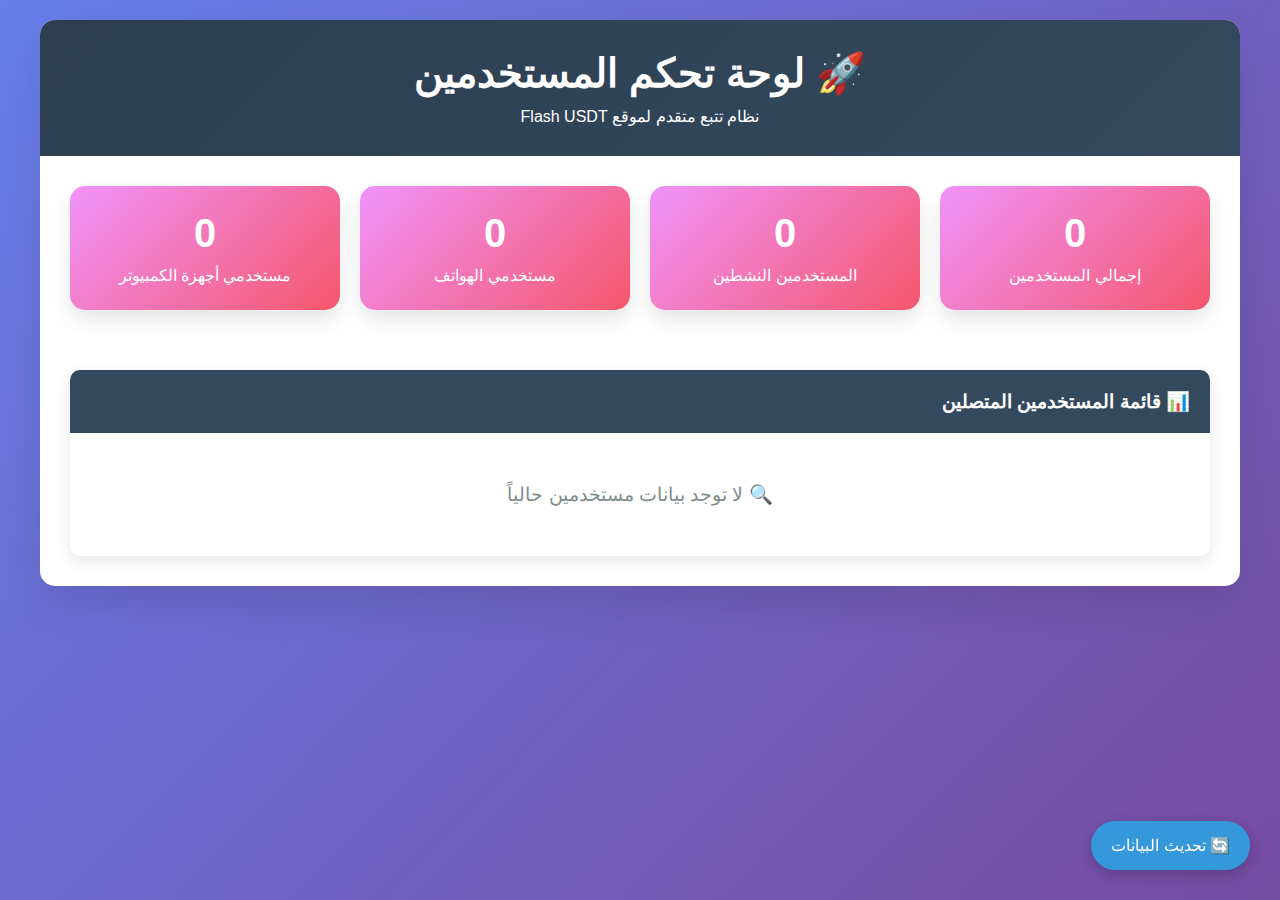
<file: flash/admin-dashboard.html>
<!DOCTYPE html>
<html lang="ar" dir="rtl">
<head>
    <meta charset="UTF-8">
    <meta name="viewport" content="width=device-width, initial-scale=1.0">
    <title>لوحة تحكم المستخدمين - Flash USDT</title>
    <style>
        * {
            margin: 0;
            padding: 0;
            box-sizing: border-box;
        }

        body {
            font-family: 'Segoe UI', Tahoma, Geneva, Verdana, sans-serif;
            background: linear-gradient(135deg, #667eea 0%, #764ba2 100%);
            min-height: 100vh;
            padding: 20px;
        }

        .dashboard {
            max-width: 1200px;
            margin: 0 auto;
            background: white;
            border-radius: 15px;
            box-shadow: 0 20px 40px rgba(0,0,0,0.1);
            overflow: hidden;
        }

        .header {
            background: linear-gradient(135deg, #2c3e50, #34495e);
            color: white;
            padding: 30px;
            text-align: center;
        }

        .header h1 {
            font-size: 2.5em;
            margin-bottom: 10px;
        }

        .stats-grid {
            display: grid;
            grid-template-columns: repeat(auto-fit, minmax(250px, 1fr));
            gap: 20px;
            padding: 30px;
        }

        .stat-card {
            background: linear-gradient(135deg, #f093fb 0%, #f5576c 100%);
            color: white;
            padding: 25px;
            border-radius: 15px;
            text-align: center;
            box-shadow: 0 10px 20px rgba(0,0,0,0.1);
        }

        .stat-card h3 {
            font-size: 2.5em;
            margin-bottom: 10px;
        }

        .users-table {
            margin: 30px;
            background: white;
            border-radius: 10px;
            overflow: hidden;
            box-shadow: 0 5px 15px rgba(0,0,0,0.1);
        }

        .table-header {
            background: #34495e;
            color: white;
            padding: 20px;
            font-size: 1.2em;
            font-weight: bold;
        }

        .user-row {
            display: grid;
            grid-template-columns: 80px 1fr 150px 150px 150px;
            gap: 15px;
            padding: 15px 20px;
            border-bottom: 1px solid #eee;
            align-items: center;
        }

        .user-row:hover {
            background: #f8f9fa;
        }

        .user-number {
            background: #3498db;
            color: white;
            width: 50px;
            height: 50px;
            border-radius: 50%;
            display: flex;
            align-items: center;
            justify-content: center;
            font-weight: bold;
        }

        .device-badge {
            padding: 5px 10px;
            border-radius: 20px;
            font-size: 0.8em;
            font-weight: bold;
        }

        .device-mobile { background: #e74c3c; color: white; }
        .device-tablet { background: #f39c12; color: white; }
        .device-desktop { background: #27ae60; color: white; }

        .refresh-btn {
            position: fixed;
            bottom: 30px;
            right: 30px;
            background: #3498db;
            color: white;
            border: none;
            padding: 15px 20px;
            border-radius: 50px;
            cursor: pointer;
            font-size: 1em;
            box-shadow: 0 5px 15px rgba(0,0,0,0.2);
            transition: all 0.3s ease;
        }

        .refresh-btn:hover {
            transform: translateY(-2px);
            box-shadow: 0 8px 25px rgba(0,0,0,0.3);
        }

        .no-data {
            text-align: center;
            padding: 50px;
            color: #7f8c8d;
            font-size: 1.2em;
        }

        @media (max-width: 768px) {
            .user-row {
                grid-template-columns: 1fr;
                text-align: center;
            }
            
            .stats-grid {
                grid-template-columns: 1fr;
            }
        }
    </style>
</head>
<body>
    <div class="dashboard">
        <div class="header">
            <h1>🚀 لوحة تحكم المستخدمين</h1>
            <p>نظام تتبع متقدم لموقع Flash USDT</p>
        </div>

        <div class="stats-grid">
            <div class="stat-card">
                <h3 id="totalUsers">0</h3>
                <p>إجمالي المستخدمين</p>
            </div>
            <div class="stat-card">
                <h3 id="onlineUsers">0</h3>
                <p>المستخدمين النشطين</p>
            </div>
            <div class="stat-card">
                <h3 id="mobileUsers">0</h3>
                <p>مستخدمي الهواتف</p>
            </div>
            <div class="stat-card">
                <h3 id="desktopUsers">0</h3>
                <p>مستخدمي أجهزة الكمبيوتر</p>
            </div>
        </div>

        <div class="users-table">
            <div class="table-header">
                📊 قائمة المستخدمين المتصلين
            </div>
            <div id="usersContainer">
                <div class="no-data">
                    🔍 لا توجد بيانات مستخدمين حالياً
                </div>
            </div>
        </div>
    </div>

    <button class="refresh-btn" onclick="loadUserData()">
        🔄 تحديث البيانات
    </button>

    <script>
        // تحميل بيانات المستخدمين
        function loadUserData() {
            try {
                const data = JSON.parse(localStorage.getItem('flash_user_tracking') || '{"users": {}, "lastUserNumber": 0}');
                const users = Object.values(data.users);
                
                updateStats(users);
                displayUsers(users);
            } catch (error) {
                console.error('خطأ في تحميل البيانات:', error);
            }
        }

        // تحديث الإحصائيات
        function updateStats(users) {
            const totalUsers = users.length;
            const mobileUsers = users.filter(u => u.device && u.device.type === 'Mobile').length;
            const desktopUsers = users.filter(u => u.device && u.device.type === 'Desktop').length;
            const recentUsers = users.filter(u => {
                const lastVisit = new Date(u.lastVisit || u.timestamp);
                const now = new Date();
                return (now - lastVisit) < 30 * 60 * 1000; // آخر 30 دقيقة
            }).length;

            document.getElementById('totalUsers').textContent = totalUsers;
            document.getElementById('onlineUsers').textContent = recentUsers;
            document.getElementById('mobileUsers').textContent = mobileUsers;
            document.getElementById('desktopUsers').textContent = desktopUsers;
        }

        // عرض المستخدمين
        function displayUsers(users) {
            const container = document.getElementById('usersContainer');
            
            if (users.length === 0) {
                container.innerHTML = '<div class="no-data">🔍 لا توجد بيانات مستخدمين حالياً</div>';
                return;
            }

            // ترتيب المستخدمين حسب آخر زيارة
            users.sort((a, b) => new Date(b.lastVisit || b.timestamp) - new Date(a.lastVisit || a.timestamp));

            const usersHTML = users.map(user => {
                const deviceType = user.device ? user.device.type : 'غير محدد';
                const deviceClass = `device-${deviceType.toLowerCase()}`;
                const browserName = user.browser ? user.browser.name : 'غير محدد';
                const osName = user.os ? user.os.name : 'غير محدد';
                const visitCount = user.visitCount || 1;
                const lastVisit = new Date(user.lastVisit || user.timestamp).toLocaleString('ar-SA');

                return `
                    <div class="user-row">
                        <div class="user-number">${user.userNumber}</div>
                        <div>
                            <strong>🆔 ${user.fingerprint}</strong><br>
                            <small>📱 ${user.device ? user.device.brand + ' ' + user.device.model : 'غير محدد'}</small><br>
                            <small>🌐 ${browserName} على ${osName}</small>
                        </div>
                        <div class="device-badge ${deviceClass}">
                            ${deviceType}
                        </div>
                        <div>
                            <strong>${visitCount}</strong><br>
                            <small>زيارة</small>
                        </div>
                        <div>
                            <small>${lastVisit}</small>
                        </div>
                    </div>
                `;
            }).join('');

            container.innerHTML = usersHTML;
        }

        // تحديث تلقائي كل 30 ثانية
        setInterval(loadUserData, 30000);

        // تحميل البيانات عند بدء التشغيل
        document.addEventListener('DOMContentLoaded', loadUserData);
    </script>
</body>
</html>
</file>
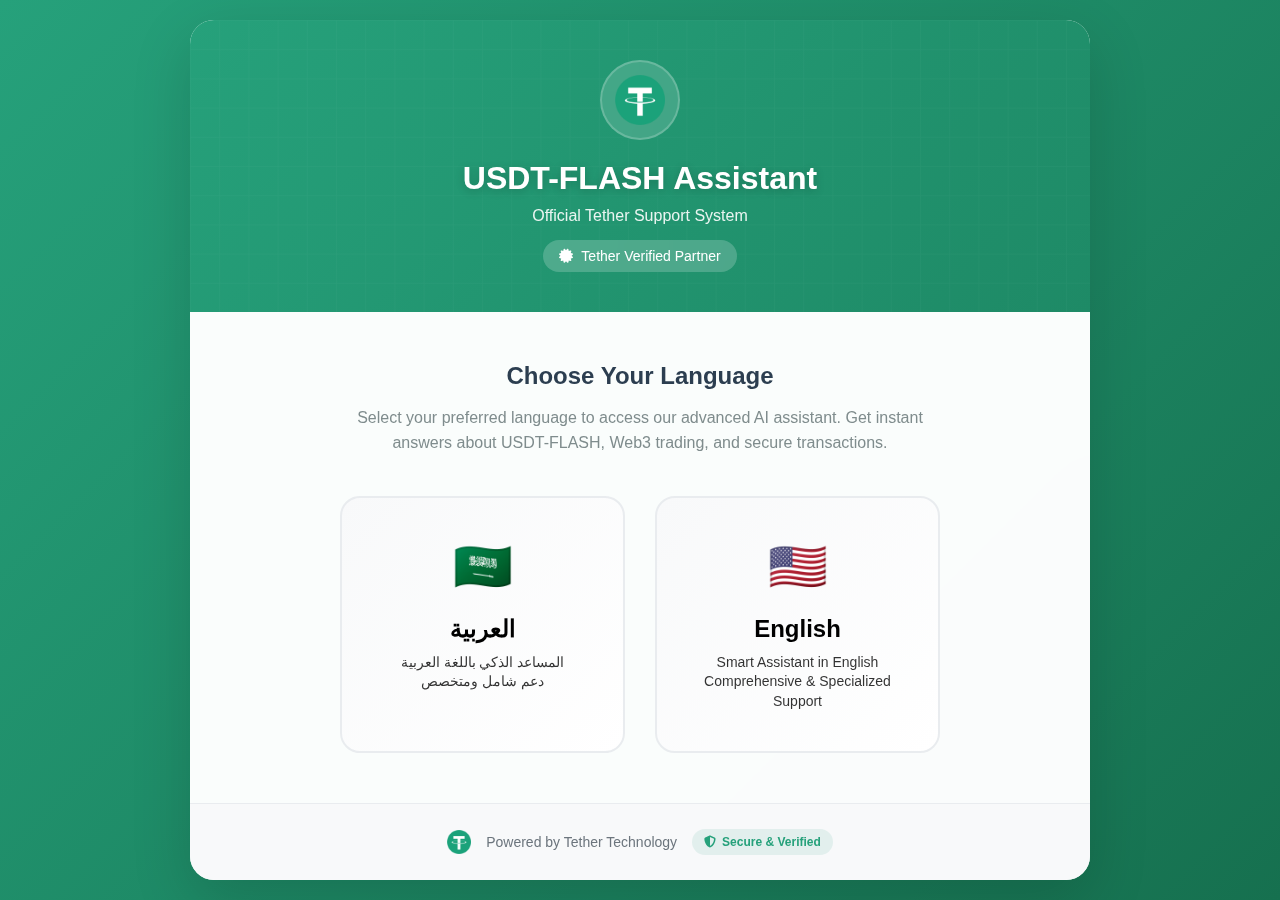
<file: flash/assistant-selector.html>
<!DOCTYPE html>
<html lang="en">
<head>
    <meta charset="UTF-8">
    <meta name="viewport" content="width=device-width, initial-scale=1.0, maximum-scale=1.0, user-scalable=no">
    <title>USDT-FLASH Assistant | Tether Official</title>
    <link rel="icon" type="image/png" href="img/usdt_cryptocurrencies_icon_188337.png">
    <link rel="stylesheet" href="https://cdnjs.cloudflare.com/ajax/libs/font-awesome/6.4.0/css/all.min.css">
    <style>
        * {
            margin: 0;
            padding: 0;
            box-sizing: border-box;
        }

        body {
            font-family: -apple-system, BlinkMacSystemFont, 'Segoe UI', Roboto, sans-serif;
            background: linear-gradient(135deg, #26a17b 0%, #1e8a66 50%, #16704f 100%);
            min-height: 100vh;
            display: flex;
            align-items: center;
            justify-content: center;
            overflow-x: hidden;
        }

        .container {
            max-width: 900px;
            width: 90%;
            background: rgba(255, 255, 255, 0.98);
            border-radius: 24px;
            box-shadow: 0 20px 60px rgba(0, 0, 0, 0.15);
            backdrop-filter: blur(20px);
            overflow: hidden;
            position: relative;
        }

        .header {
            background: linear-gradient(135deg, #26a17b 0%, #1e8a66 100%);
            padding: 40px 30px;
            text-align: center;
            color: white;
            position: relative;
        }

        .header::before {
            content: '';
            position: absolute;
            top: 0;
            left: 0;
            right: 0;
            bottom: 0;
            background: url('data:image/svg+xml,<svg xmlns="http://www.w3.org/2000/svg" viewBox="0 0 100 100"><defs><pattern id="grid" width="10" height="10" patternUnits="userSpaceOnUse"><path d="M 10 0 L 0 0 0 10" fill="none" stroke="rgba(255,255,255,0.1)" stroke-width="0.5"/></pattern></defs><rect width="100" height="100" fill="url(%23grid)"/></svg>');
            opacity: 0.3;
        }

        .logo-section {
            position: relative;
            z-index: 2;
        }

        .tether-logo {
            width: 80px;
            height: 80px;
            margin: 0 auto 20px;
            background: rgba(255, 255, 255, 0.15);
            border-radius: 50%;
            display: flex;
            align-items: center;
            justify-content: center;
            backdrop-filter: blur(10px);
            border: 2px solid rgba(255, 255, 255, 0.2);
        }

        .tether-logo img {
            width: 50px;
            height: 50px;
        }

        .header h1 {
            font-size: 32px;
            font-weight: 700;
            margin-bottom: 10px;
            text-shadow: 0 2px 10px rgba(0, 0, 0, 0.2);
        }

        .header .subtitle {
            font-size: 16px;
            opacity: 0.9;
            font-weight: 400;
        }

        .official-badge {
            display: inline-flex;
            align-items: center;
            gap: 8px;
            background: rgba(255, 255, 255, 0.2);
            padding: 8px 16px;
            border-radius: 20px;
            font-size: 14px;
            margin-top: 15px;
            backdrop-filter: blur(10px);
        }

        .content {
            padding: 50px 30px;
            text-align: center;
        }

        .welcome-text {
            font-size: 24px;
            color: #2c3e50;
            margin-bottom: 15px;
            font-weight: 600;
        }

        .description {
            font-size: 16px;
            color: #7f8c8d;
            margin-bottom: 40px;
            line-height: 1.6;
            max-width: 600px;
            margin-left: auto;
            margin-right: auto;
        }

        .language-selector {
            display: grid;
            grid-template-columns: 1fr 1fr;
            gap: 30px;
            max-width: 600px;
            margin: 0 auto;
        }

        .language-card {
            background: linear-gradient(135deg, #f8f9fa 0%, #ffffff 100%);
            border: 2px solid #e9ecef;
            border-radius: 20px;
            padding: 40px 30px;
            cursor: pointer;
            transition: all 0.3s cubic-bezier(0.4, 0, 0.2, 1);
            text-decoration: none;
            color: inherit;
            position: relative;
            overflow: hidden;
        }

        .language-card::before {
            content: '';
            position: absolute;
            top: 0;
            left: -100%;
            width: 100%;
            height: 100%;
            background: linear-gradient(90deg, transparent, rgba(38, 161, 123, 0.1), transparent);
            transition: left 0.5s;
        }

        .language-card:hover::before {
            left: 100%;
        }

        .language-card:hover {
            transform: translateY(-8px);
            box-shadow: 0 15px 40px rgba(38, 161, 123, 0.2);
            border-color: #26a17b;
        }

        .language-card.arabic:hover {
            background: linear-gradient(135deg, #26a17b 0%, #1e8a66 100%);
            color: white;
        }

        .language-card.english:hover {
            background: linear-gradient(135deg, #26a17b 0%, #1e8a66 100%);
            color: white;
        }

        .flag-icon {
            font-size: 48px;
            margin-bottom: 20px;
            display: block;
        }

        .language-name {
            font-size: 24px;
            font-weight: 700;
            margin-bottom: 10px;
        }

        .language-desc {
            font-size: 14px;
            opacity: 0.8;
            line-height: 1.4;
        }

        .footer {
            background: #f8f9fa;
            padding: 25px 30px;
            text-align: center;
            border-top: 1px solid #e9ecef;
        }

        .footer-content {
            display: flex;
            align-items: center;
            justify-content: center;
            gap: 15px;
            color: #6c757d;
            font-size: 14px;
        }

        .footer img {
            width: 24px;
            height: 24px;
        }

        .security-badge {
            display: inline-flex;
            align-items: center;
            gap: 6px;
            background: rgba(38, 161, 123, 0.1);
            color: #26a17b;
            padding: 6px 12px;
            border-radius: 15px;
            font-size: 12px;
            font-weight: 600;
        }

        /* Mobile Responsive */
        @media (max-width: 768px) {
            .container {
                width: 95%;
                margin: 20px auto;
            }

            .header {
                padding: 30px 20px;
            }

            .header h1 {
                font-size: 26px;
            }

            .content {
                padding: 40px 20px;
            }

            .welcome-text {
                font-size: 20px;
            }

            .language-selector {
                grid-template-columns: 1fr;
                gap: 20px;
            }

            .language-card {
                padding: 30px 20px;
            }

            .flag-icon {
                font-size: 40px;
            }

            .language-name {
                font-size: 20px;
            }

            .footer {
                padding: 20px;
            }

            .footer-content {
                flex-direction: column;
                gap: 10px;
            }
        }

        /* Animations */
        @keyframes fadeInUp {
            from {
                opacity: 0;
                transform: translateY(30px);
            }
            to {
                opacity: 1;
                transform: translateY(0);
            }
        }

        .container {
            animation: fadeInUp 0.8s ease-out;
        }

        .language-card {
            animation: fadeInUp 0.8s ease-out;
        }

        .language-card:nth-child(2) {
            animation-delay: 0.1s;
        }
    </style>
</head>
<body>
    <div class="container">
        <div class="header">
            <div class="logo-section">
                <div class="tether-logo">
                    <img src="img/usdt_cryptocurrencies_icon_188337.png" alt="Tether USDT">
                </div>
                <h1>USDT-FLASH Assistant</h1>
                <p class="subtitle">Official Tether Support System</p>
                <div class="official-badge">
                    <i class="fas fa-certificate"></i>
                    <span>Tether Verified Partner</span>
                </div>
            </div>
        </div>

        <div class="content">
            <h2 class="welcome-text">Choose Your Language</h2>
            <p class="description">
                Select your preferred language to access our advanced AI assistant. 
                Get instant answers about USDT-FLASH, Web3 trading, and secure transactions.
            </p>

            <div class="language-selector">
                <a href="test-assistant.html" class="language-card arabic">
                    <span class="flag-icon">🇸🇦</span>
                    <div class="language-name">العربية</div>
                    <div class="language-desc">المساعد الذكي باللغة العربية<br>دعم شامل ومتخصص</div>
                </a>

                <a href="test-assistant-en.html" class="language-card english">
                    <span class="flag-icon">🇺🇸</span>
                    <div class="language-name">English</div>
                    <div class="language-desc">Smart Assistant in English<br>Comprehensive & Specialized Support</div>
                </a>
            </div>
        </div>

        <div class="footer">
            <div class="footer-content">
                <img src="img/usdt_cryptocurrencies_icon_188337.png" alt="USDT">
                <span>Powered by Tether Technology</span>
                <div class="security-badge">
                    <i class="fas fa-shield-alt"></i>
                    <span>Secure & Verified</span>
                </div>
            </div>
        </div>
    </div>
</body>
</html>
</file>
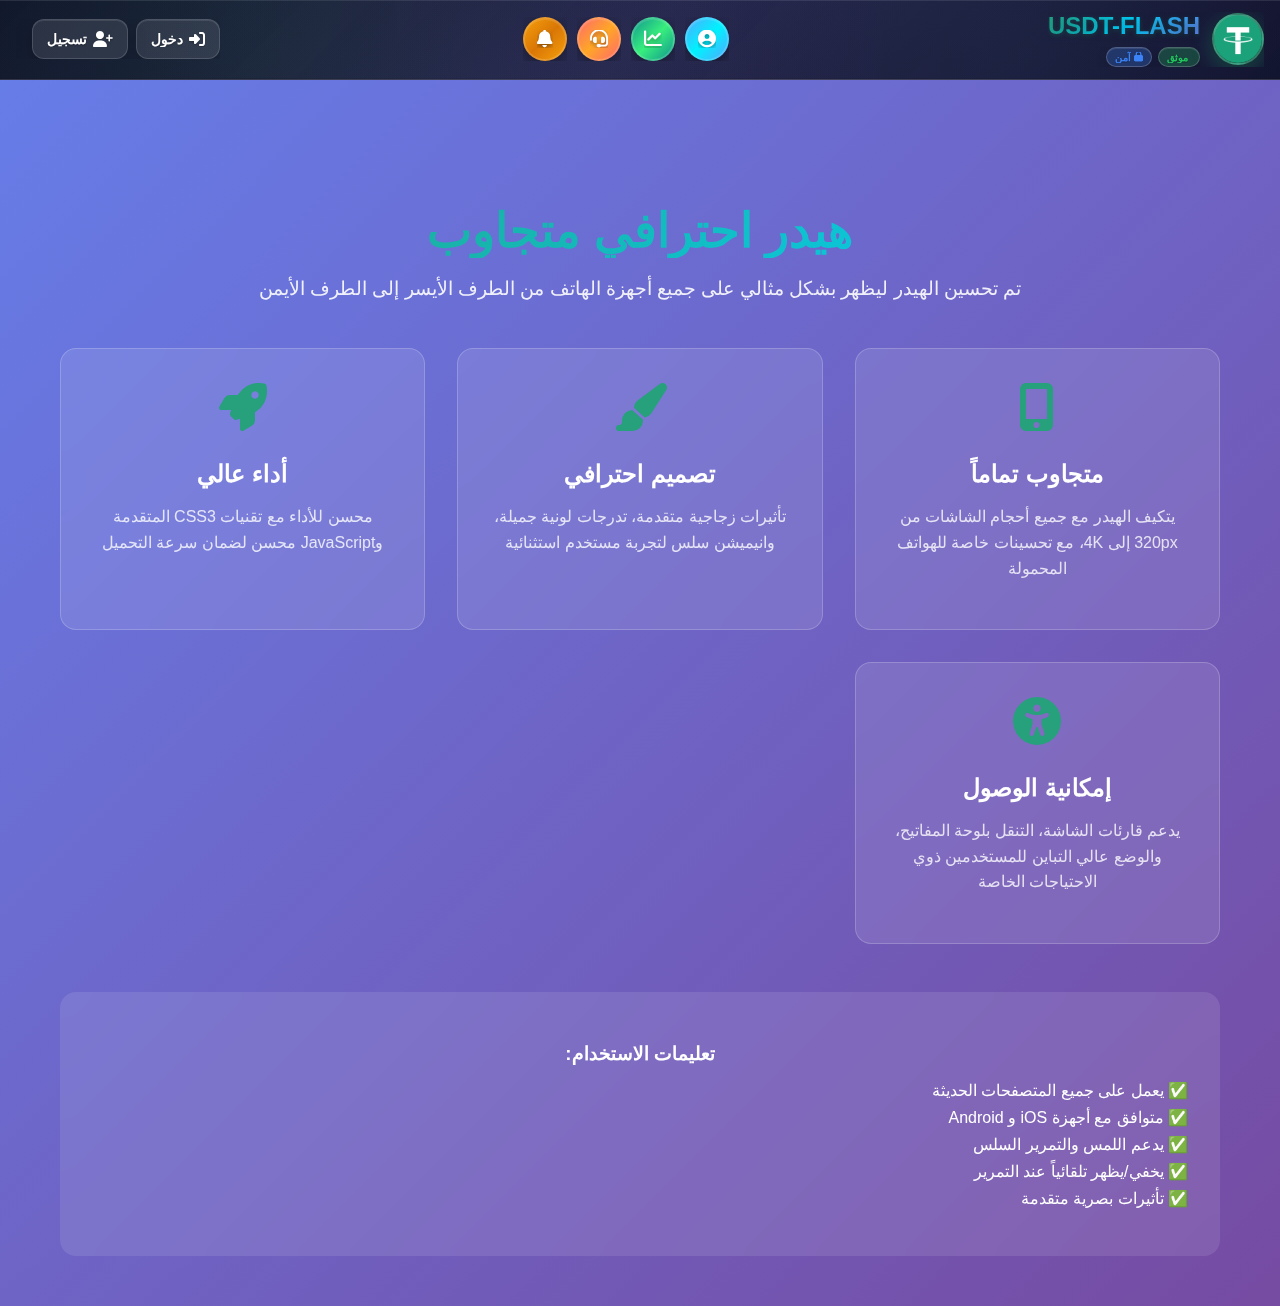
<file: flash/header-demo.html>
<!DOCTYPE html>
<html lang="ar" dir="rtl">
<head>
    <meta charset="UTF-8">
    <meta name="viewport" content="width=device-width, initial-scale=1.0">
    <title>USDT-FLASH - Professional Header Demo</title>
    <link rel="icon" type="image/png" href="img/usdt_cryptocurrencies_icon_188337.png">
    
    <!-- Font Awesome -->
    <link rel="stylesheet" href="https://cdnjs.cloudflare.com/ajax/libs/font-awesome/6.4.0/css/all.min.css">
    
    <!-- Professional Mobile Header CSS -->
    <link rel="stylesheet" href="css/professional-mobile-header.css">
    <link rel="stylesheet" href="css/header-final-enhancements.css">
    <link rel="stylesheet" href="css/header-tailwind-override.css">
    
    <style>
        /* Additional demo styles */
        body {
            margin: 0;
            padding: 0;
            font-family: 'Segoe UI', Tahoma, Geneva, Verdana, sans-serif;
            background: linear-gradient(135deg, #667eea 0%, #764ba2 100%);
            min-height: 100vh;
            color: white;
        }
        
        .demo-content {
            padding: 100px 20px 50px;
            text-align: center;
            max-width: 1200px;
            margin: 0 auto;
        }
        
        .demo-title {
            font-size: 3rem;
            font-weight: 900;
            margin-bottom: 1rem;
            background: linear-gradient(135deg, #26a17b, #00d4ff);
            -webkit-background-clip: text;
            -webkit-text-fill-color: transparent;
            background-clip: text;
        }
        
        .demo-subtitle {
            font-size: 1.2rem;
            opacity: 0.9;
            margin-bottom: 2rem;
        }
        
        .features-grid {
            display: grid;
            grid-template-columns: repeat(auto-fit, minmax(300px, 1fr));
            gap: 2rem;
            margin-top: 3rem;
        }
        
        .feature-card {
            background: rgba(255, 255, 255, 0.1);
            backdrop-filter: blur(10px);
            border-radius: 16px;
            padding: 2rem;
            border: 1px solid rgba(255, 255, 255, 0.2);
            transition: transform 0.3s ease;
        }
        
        .feature-card:hover {
            transform: translateY(-5px);
        }
        
        .feature-icon {
            font-size: 3rem;
            margin-bottom: 1rem;
            color: #26a17b;
        }
        
        .feature-title {
            font-size: 1.5rem;
            font-weight: 700;
            margin-bottom: 1rem;
        }
        
        .feature-description {
            opacity: 0.8;
            line-height: 1.6;
        }
        
        @media (max-width: 768px) {
            .demo-title {
                font-size: 2rem;
            }
            
            .demo-content {
                padding: 80px 15px 30px;
            }
            
            .features-grid {
                grid-template-columns: 1fr;
                gap: 1.5rem;
            }
        }
    </style>
</head>
<body>
    <!-- Ultra Professional Header -->
    <header class="ultra-header">
        <div class="header-glass">
            <div class="header-container">
                <!-- Logo Section -->
                <div class="flex items-center space-x-4">
                    <div class="relative logo-wrapper">
                        <img src="img/usdt_cryptocurrencies_icon_188337.png" alt="USDT-FLASH Logo" class="logo-img">
                    </div>
                    <div>
                        <h1 class="logo-title">USDT-FLASH</h1>
                        <div class="logo-badges">
                            <span class="ultra-badge verified">
                                <i class="fas fa-shield-check"></i>
                                <span>موثق</span>
                            </span>
                            <span class="ultra-badge secure">
                                <i class="fas fa-lock"></i>
                                <span>آمن</span>
                            </span>
                        </div>
                    </div>
                </div>
                
                <!-- Professional Navigation Icons -->
                <div class="nav-icons-section">
                    <div class="pro-nav-icon" onclick="alert('الملف الشخصي')">
                        <div class="icon-wrapper profile-icon">
                            <i class="fas fa-user-circle"></i>
                        </div>
                    </div>
                    
                    <div class="pro-nav-icon" onclick="alert('المعاملات المباشرة')">
                        <div class="icon-wrapper live-icon">
                            <i class="fas fa-chart-line"></i>
                        </div>
                    </div>
                    
                    <div class="pro-nav-icon" onclick="alert('الدعم الفني')">
                        <div class="icon-wrapper support-icon">
                            <i class="fas fa-headset"></i>
                        </div>
                    </div>
                    
                    <div class="pro-nav-icon" onclick="alert('الإشعارات')">
                        <div class="icon-wrapper notifications-icon">
                            <i class="fas fa-bell"></i>
                        </div>
                    </div>
                </div>
                
                <!-- Auth Section -->
                <div class="flex items-center space-x-4">
                    <a href="#" onclick="alert('تسجيل الدخول')" class="auth-btn login-btn">
                        <i class="fas fa-sign-in-alt"></i>
                        <span>دخول</span>
                    </a>
                    <a href="#" onclick="alert('إنشاء حساب')" class="auth-btn register-btn">
                        <i class="fas fa-user-plus"></i>
                        <span>تسجيل</span>
                    </a>
                </div>
            </div>
        </div>
    </header>

    <!-- Demo Content -->
    <main class="demo-content">
        <h1 class="demo-title">هيدر احترافي متجاوب</h1>
        <p class="demo-subtitle">
            تم تحسين الهيدر ليظهر بشكل مثالي على جميع أجهزة الهاتف من الطرف الأيسر إلى الطرف الأيمن
        </p>
        
        <div class="features-grid">
            <div class="feature-card">
                <div class="feature-icon">
                    <i class="fas fa-mobile-alt"></i>
                </div>
                <h3 class="feature-title">متجاوب تماماً</h3>
                <p class="feature-description">
                    يتكيف الهيدر مع جميع أحجام الشاشات من 320px إلى 4K، مع تحسينات خاصة للهواتف المحمولة
                </p>
            </div>
            
            <div class="feature-card">
                <div class="feature-icon">
                    <i class="fas fa-paint-brush"></i>
                </div>
                <h3 class="feature-title">تصميم احترافي</h3>
                <p class="feature-description">
                    تأثيرات زجاجية متقدمة، تدرجات لونية جميلة، وانيميشن سلس لتجربة مستخدم استثنائية
                </p>
            </div>
            
            <div class="feature-card">
                <div class="feature-icon">
                    <i class="fas fa-rocket"></i>
                </div>
                <h3 class="feature-title">أداء عالي</h3>
                <p class="feature-description">
                    محسن للأداء مع تقنيات CSS3 المتقدمة وJavaScript محسن لضمان سرعة التحميل
                </p>
            </div>
            
            <div class="feature-card">
                <div class="feature-icon">
                    <i class="fas fa-universal-access"></i>
                </div>
                <h3 class="feature-title">إمكانية الوصول</h3>
                <p class="feature-description">
                    يدعم قارئات الشاشة، التنقل بلوحة المفاتيح، والوضع عالي التباين للمستخدمين ذوي الاحتياجات الخاصة
                </p>
            </div>
        </div>
        
        <div style="margin-top: 3rem; padding: 2rem; background: rgba(255, 255, 255, 0.1); border-radius: 16px; backdrop-filter: blur(10px);">
            <h3 style="margin-bottom: 1rem;">تعليمات الاستخدام:</h3>
            <ul style="text-align: right; list-style: none; padding: 0;">
                <li style="margin-bottom: 0.5rem;">✅ يعمل على جميع المتصفحات الحديثة</li>
                <li style="margin-bottom: 0.5rem;">✅ متوافق مع أجهزة iOS و Android</li>
                <li style="margin-bottom: 0.5rem;">✅ يدعم اللمس والتمرير السلس</li>
                <li style="margin-bottom: 0.5rem;">✅ يخفي/يظهر تلقائياً عند التمرير</li>
                <li style="margin-bottom: 0.5rem;">✅ تأثيرات بصرية متقدمة</li>
            </ul>
        </div>
    </main>

    <!-- Professional Mobile Header JavaScript -->
    <script src="js/professional-mobile-header.js"></script>
    
    <script>
        // Demo functionality
        document.addEventListener('DOMContentLoaded', function() {
            console.log('Professional Mobile Header Demo loaded successfully');
            
            // Add some demo interactions
            const icons = document.querySelectorAll('.pro-nav-icon');
            icons.forEach((icon, index) => {
                icon.addEventListener('click', function() {
                    this.style.transform = 'scale(0.95)';
                    setTimeout(() => {
                        this.style.transform = '';
                    }, 150);
                });
            });
            
            // Simulate scroll behavior for demo
            let lastScrollY = window.scrollY;
            window.addEventListener('scroll', () => {
                const header = document.querySelector('.ultra-header');
                const currentScrollY = window.scrollY;
                
                if (currentScrollY > lastScrollY && currentScrollY > 100) {
                    header.style.transform = 'translateY(-100%)';
                } else {
                    header.style.transform = 'translateY(0)';
                }
                
                lastScrollY = currentScrollY;
            });
        });
    </script>
</body>
</html>
</file>
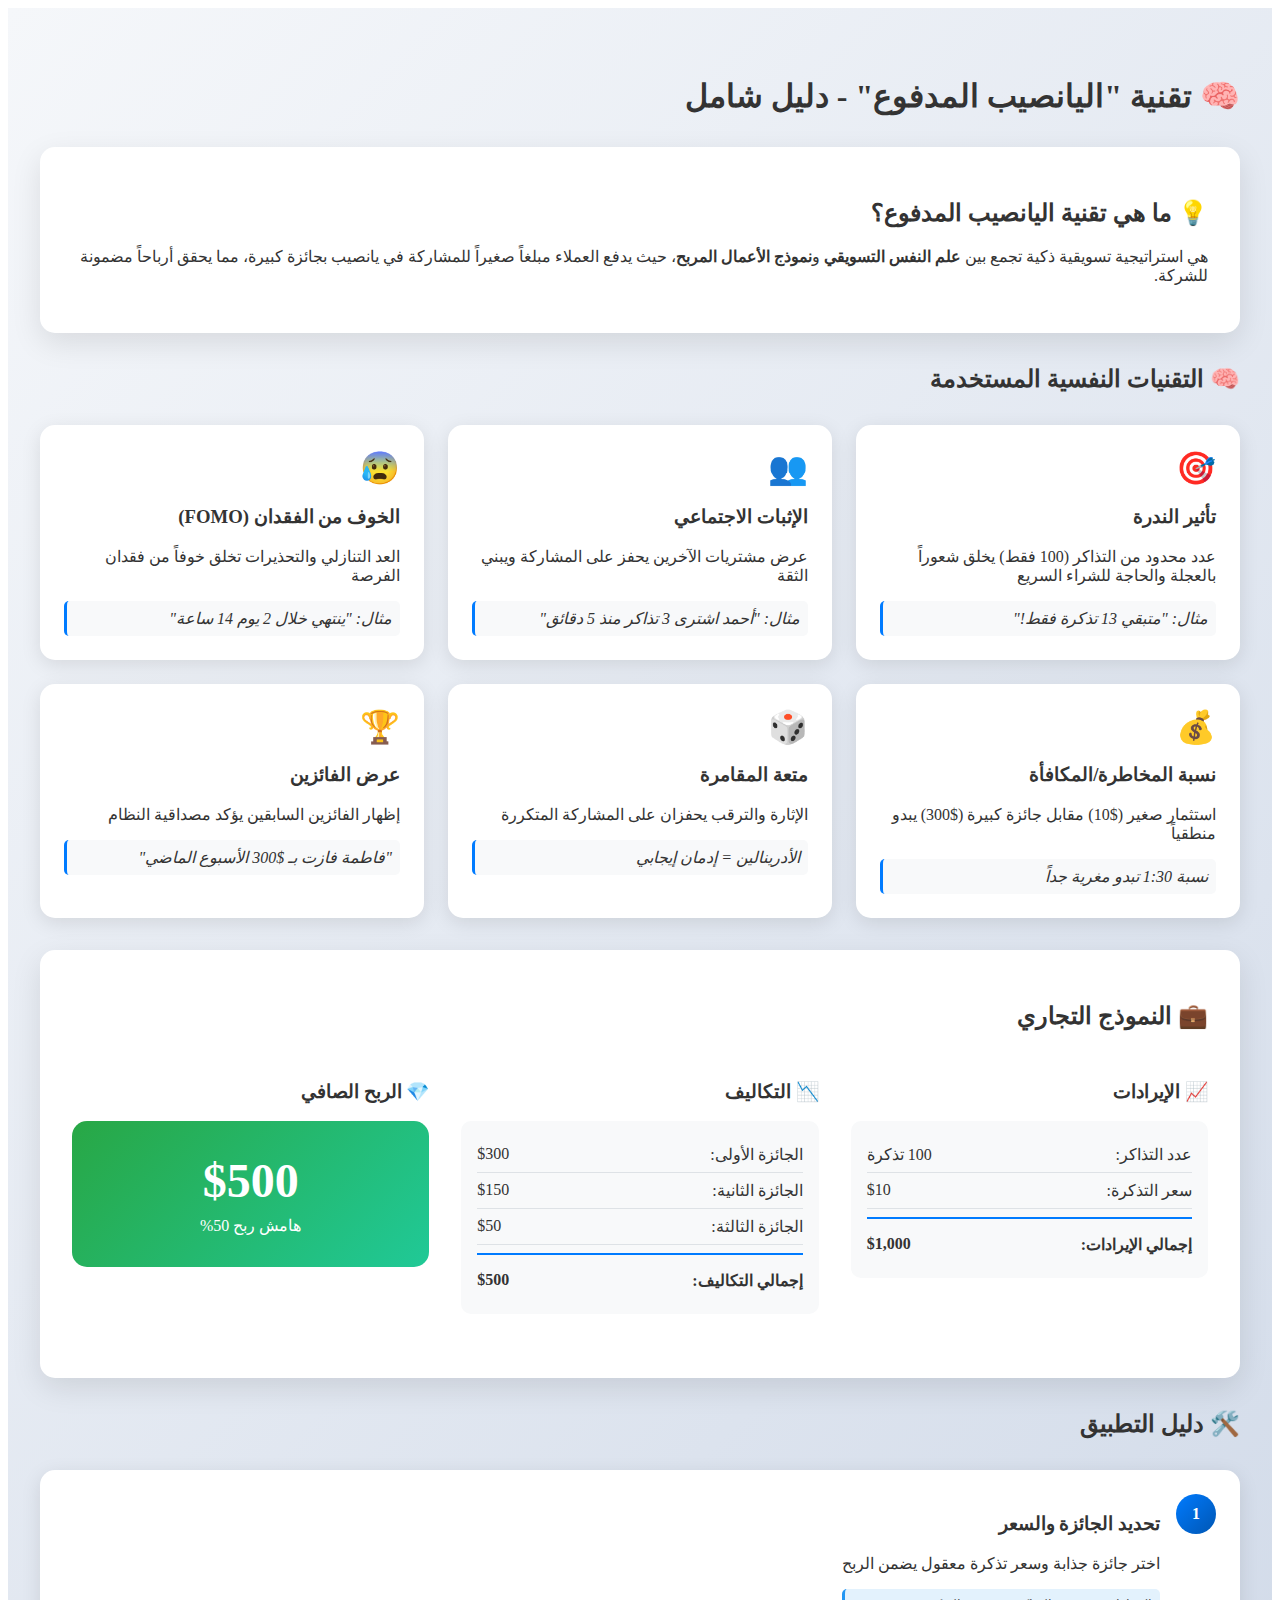
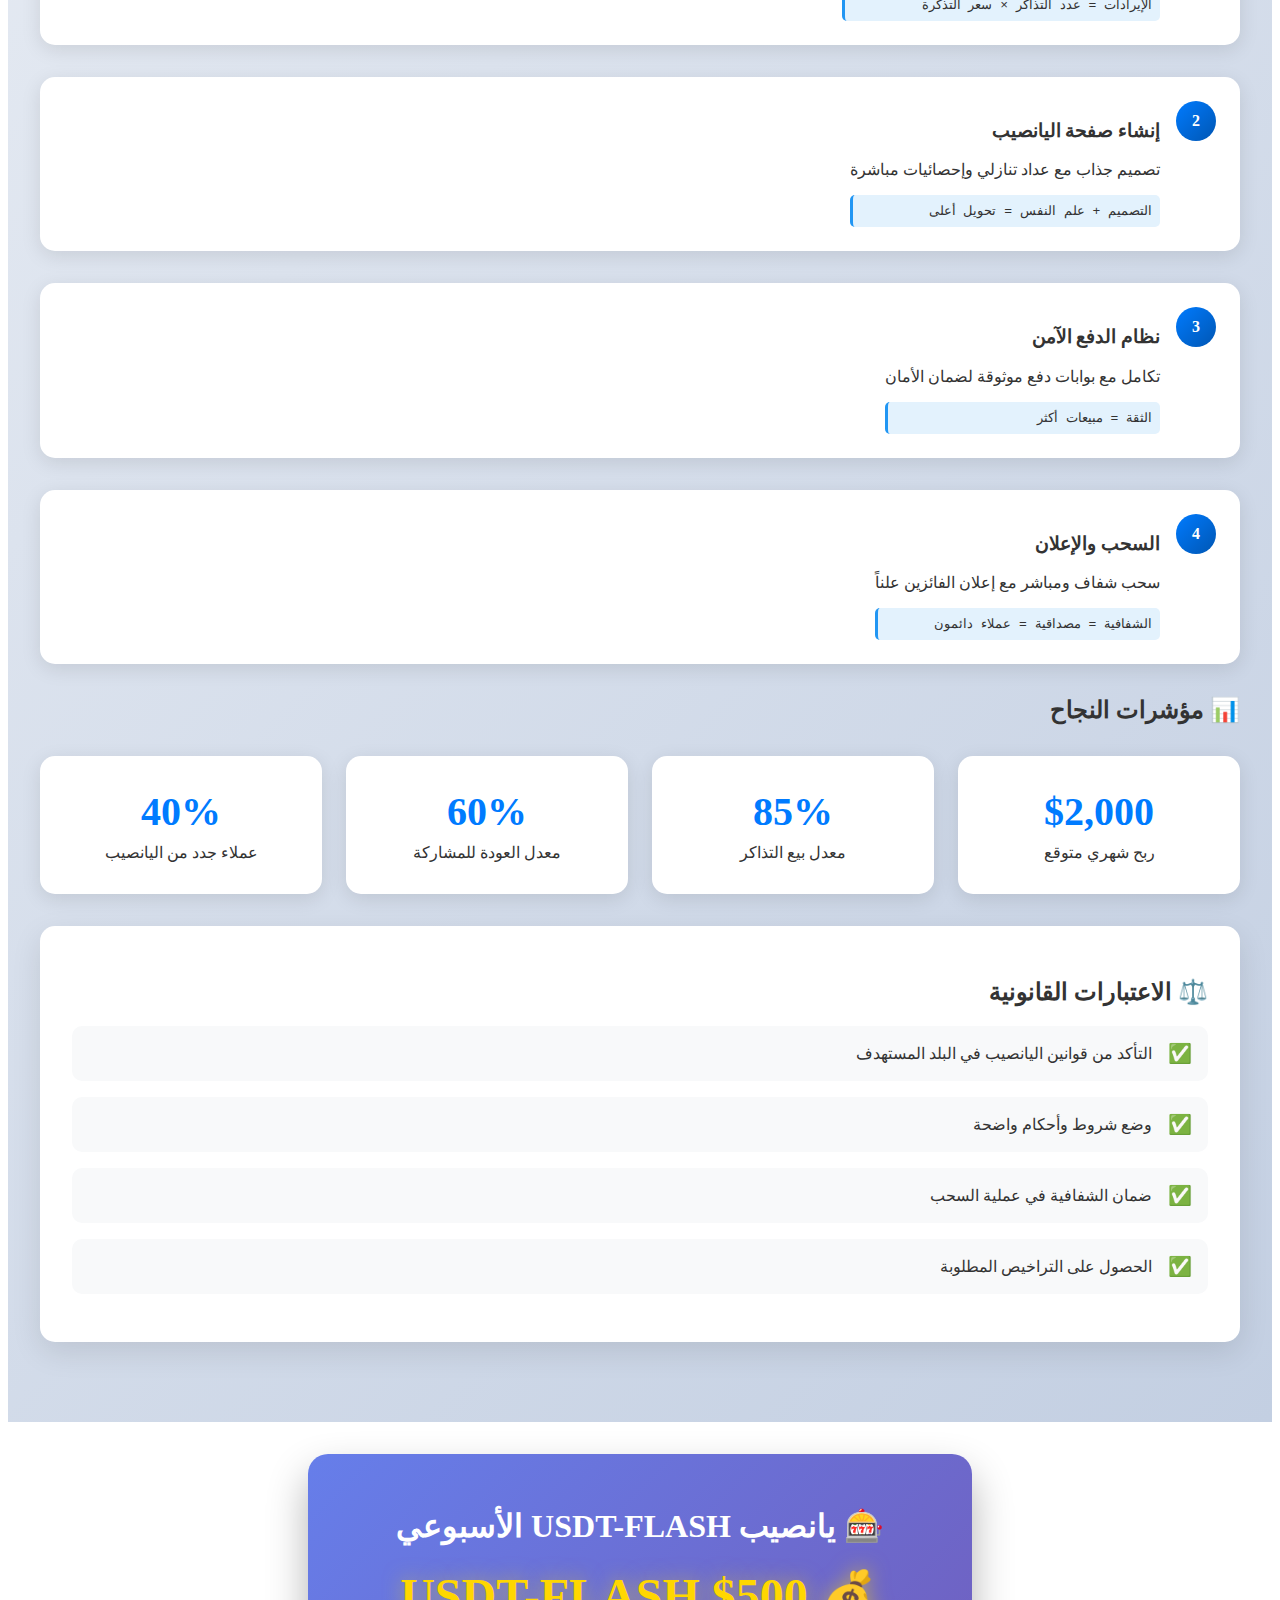
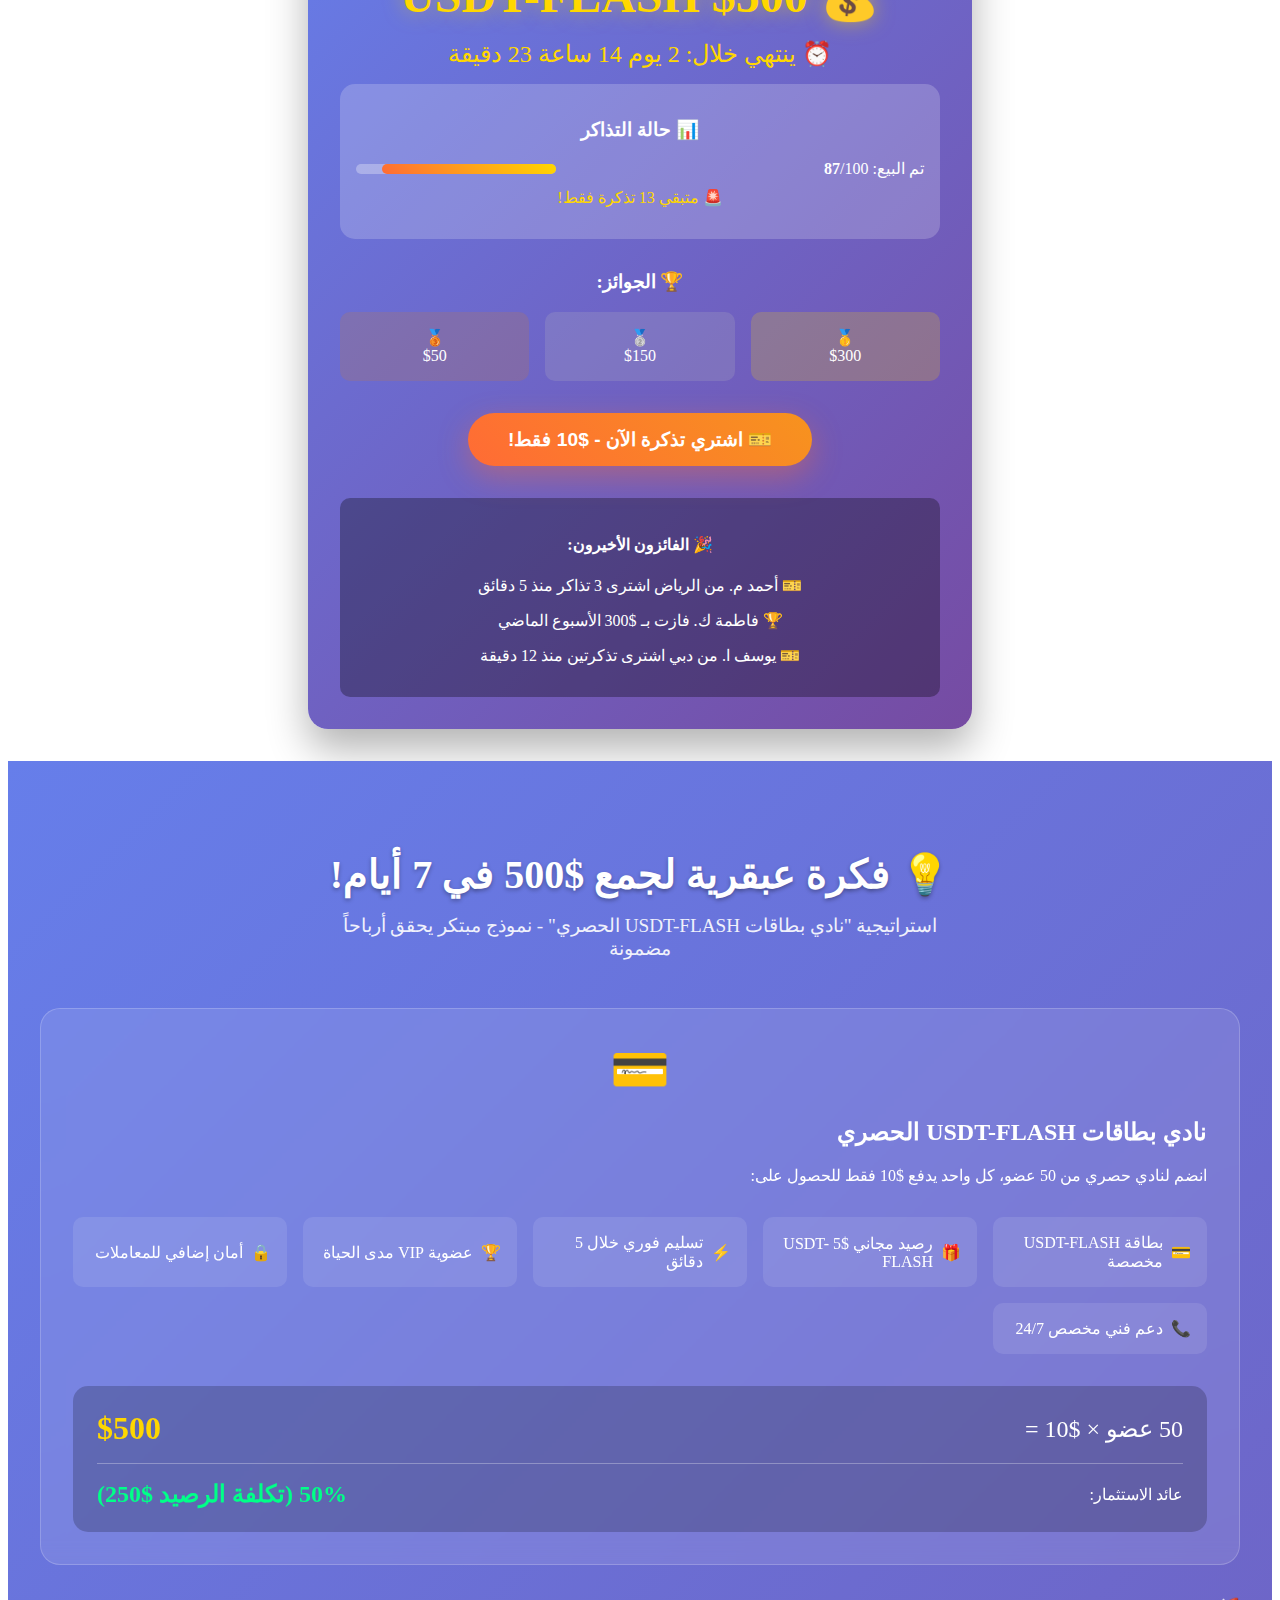
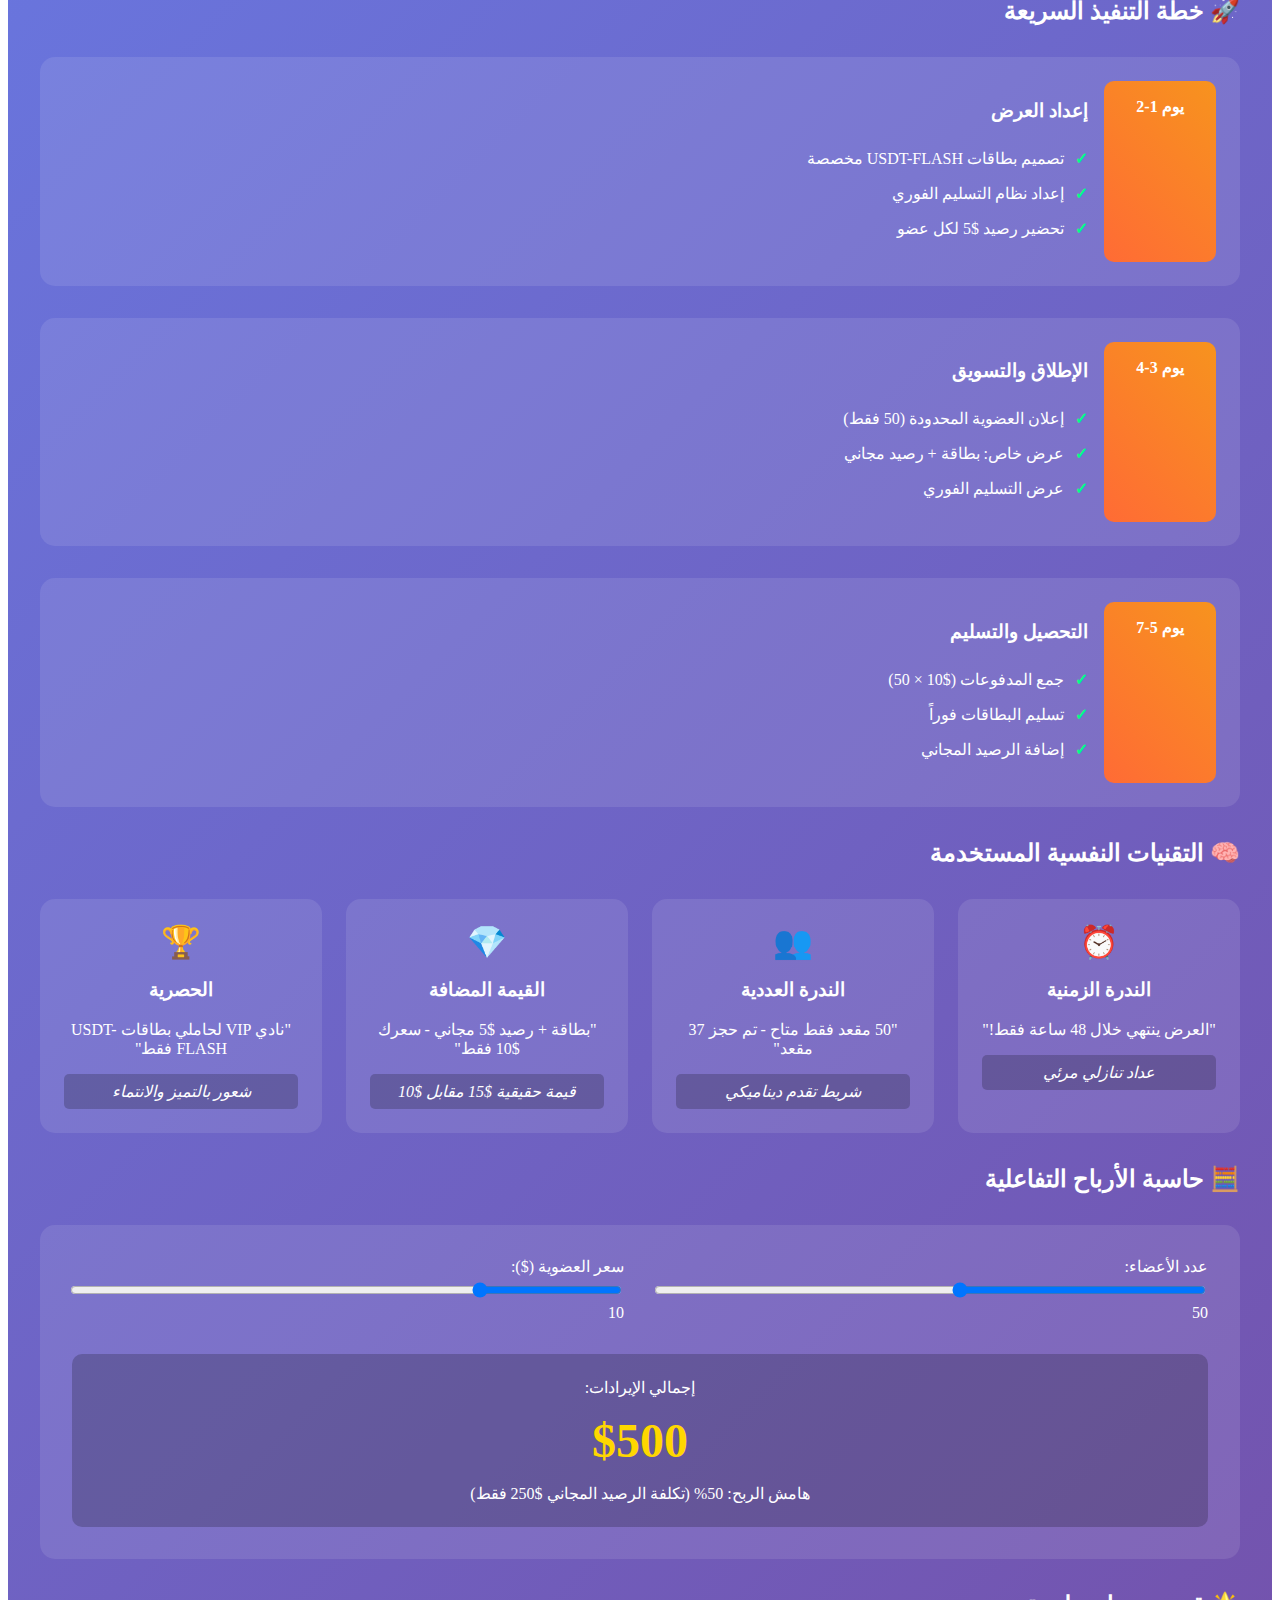
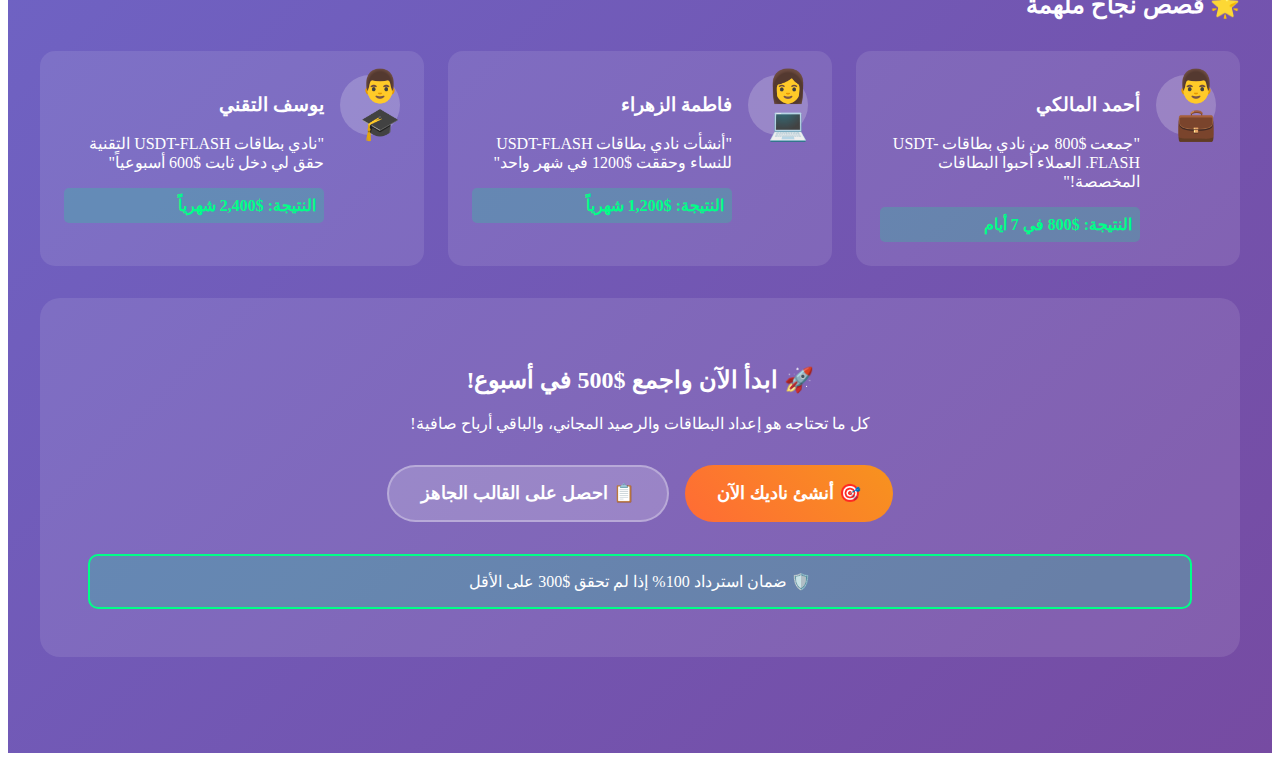
<file: flash/raffle-system.html>
<!DOCTYPE html>
<html lang="ar" dir="rtl">
<head>
    <meta charset="UTF-8">
    <meta name="viewport" content="width=device-width, initial-scale=1.0">
    <title>يانصيب USDT-FLASH الأسبوعي</title>
    <style>
        .raffle-container {
            background: linear-gradient(135deg, #667eea 0%, #764ba2 100%);
            padding: 2rem;
            border-radius: 20px;
            color: white;
            text-align: center;
            margin: 2rem auto;
            max-width: 600px;
            box-shadow: 0 20px 40px rgba(0,0,0,0.3);
        }
        
        .prize-display {
            font-size: 3rem;
            font-weight: 900;
            color: #FFD700;
            text-shadow: 0 0 20px rgba(255,215,0,0.5);
            margin: 1rem 0;
        }
        
        .ticket-counter {
            background: rgba(255,255,255,0.2);
            padding: 1rem;
            border-radius: 15px;
            margin: 1rem 0;
        }
        
        .buy-ticket-btn {
            background: linear-gradient(45deg, #FF6B35, #F7931E);
            border: none;
            padding: 15px 40px;
            border-radius: 50px;
            color: white;
            font-size: 1.2rem;
            font-weight: bold;
            cursor: pointer;
            transition: all 0.3s ease;
            box-shadow: 0 10px 30px rgba(255,107,53,0.4);
        }
        
        .buy-ticket-btn:hover {
            transform: translateY(-3px);
            box-shadow: 0 15px 40px rgba(255,107,53,0.6);
        }
        
        .countdown-timer {
            font-size: 1.5rem;
            color: #FFD700;
            margin: 1rem 0;
        }
        
        .recent-winners {
            background: rgba(0,0,0,0.3);
            padding: 1rem;
            border-radius: 10px;
            margin-top: 2rem;
        }
        
        /* أنماط قسم الشرح */
        .explanation-section {
            background: linear-gradient(135deg, #f5f7fa 0%, #c3cfe2 100%);
            padding: 3rem 0;
            color: #333;
        }
        
        .container {
            max-width: 1200px;
            margin: 0 auto;
            padding: 0 2rem;
        }
        
        .concept-overview {
            background: white;
            padding: 2rem;
            border-radius: 15px;
            margin: 2rem 0;
            box-shadow: 0 10px 30px rgba(0,0,0,0.1);
        }
        
        .psychology-grid {
            display: grid;
            grid-template-columns: repeat(auto-fit, minmax(300px, 1fr));
            gap: 1.5rem;
            margin: 2rem 0;
        }
        
        .psychology-card {
            background: white;
            padding: 1.5rem;
            border-radius: 15px;
            box-shadow: 0 5px 20px rgba(0,0,0,0.1);
            transition: transform 0.3s ease;
        }
        
        .psychology-card:hover {
            transform: translateY(-5px);
        }
        
        .card-icon {
            font-size: 2rem;
            margin-bottom: 1rem;
        }
        
        .example {
            background: #f8f9fa;
            padding: 0.5rem;
            border-radius: 5px;
            font-style: italic;
            margin-top: 1rem;
            border-left: 3px solid #007bff;
        }
        
        .business-model {
            background: white;
            padding: 2rem;
            border-radius: 15px;
            margin: 2rem 0;
            box-shadow: 0 10px 30px rgba(0,0,0,0.1);
        }
        
        .model-breakdown {
            display: grid;
            grid-template-columns: repeat(auto-fit, minmax(250px, 1fr));
            gap: 2rem;
            margin: 2rem 0;
        }
        
        .calculation {
            background: #f8f9fa;
            padding: 1rem;
            border-radius: 10px;
        }
        
        .calc-item {
            display: flex;
            justify-content: space-between;
            padding: 0.5rem 0;
            border-bottom: 1px solid #dee2e6;
        }
        
        .calc-item.total {
            font-weight: bold;
            border-bottom: none;
            border-top: 2px solid #007bff;
            margin-top: 0.5rem;
            padding-top: 1rem;
        }
        
        .profit-display {
            text-align: center;
            background: linear-gradient(135deg, #28a745, #20c997);
            color: white;
            padding: 2rem;
            border-radius: 15px;
        }
        
        .profit-amount {
            font-size: 3rem;
            font-weight: bold;
            margin-bottom: 0.5rem;
        }
        
        .steps-container {
            margin: 2rem 0;
        }
        
        .step {
            display: flex;
            align-items: flex-start;
            margin: 2rem 0;
            background: white;
            padding: 1.5rem;
            border-radius: 15px;
            box-shadow: 0 5px 20px rgba(0,0,0,0.1);
        }
        
        .step-number {
            background: linear-gradient(135deg, #007bff, #0056b3);
            color: white;
            width: 40px;
            height: 40px;
            border-radius: 50%;
            display: flex;
            align-items: center;
            justify-content: center;
            font-weight: bold;
            margin-left: 1rem;
            flex-shrink: 0;
        }
        
        .formula {
            background: #e3f2fd;
            padding: 0.5rem;
            border-radius: 5px;
            font-family: monospace;
            margin-top: 1rem;
            border-left: 3px solid #2196f3;
        }
        
        .metrics-grid {
            display: grid;
            grid-template-columns: repeat(auto-fit, minmax(200px, 1fr));
            gap: 1.5rem;
            margin: 2rem 0;
        }
        
        .metric-card {
            background: white;
            padding: 2rem;
            border-radius: 15px;
            text-align: center;
            box-shadow: 0 5px 20px rgba(0,0,0,0.1);
        }
        
        .metric-value {
            font-size: 2.5rem;
            font-weight: bold;
            color: #007bff;
            margin-bottom: 0.5rem;
        }
        
        .legal-considerations {
            background: white;
            padding: 2rem;
            border-radius: 15px;
            margin: 2rem 0;
            box-shadow: 0 10px 30px rgba(0,0,0,0.1);
        }
        
        .legal-points {
            margin: 1rem 0;
        }
        
        .legal-point {
            display: flex;
            align-items: center;
            margin: 1rem 0;
            padding: 1rem;
            background: #f8f9fa;
            border-radius: 10px;
        }
        
        .point-icon {
            margin-left: 1rem;
            font-size: 1.2rem;
        }

        /* أنماط الفكرة الجديدة */
        .money-making-idea {
            background: linear-gradient(135deg, #667eea 0%, #764ba2 100%);
            color: white;
            padding: 4rem 0;
            margin-top: 2rem;
        }
        
        .idea-header {
            text-align: center;
            margin-bottom: 3rem;
        }
        
        .idea-header h1 {
            font-size: 2.5rem;
            margin-bottom: 1rem;
            text-shadow: 0 2px 4px rgba(0,0,0,0.3);
        }
        
        .idea-subtitle {
            font-size: 1.2rem;
            opacity: 0.9;
            max-width: 600px;
            margin: 0 auto;
        }
        
        .main-concept {
            background: rgba(255,255,255,0.1);
            backdrop-filter: blur(10px);
            border-radius: 20px;
            padding: 2rem;
            margin: 2rem 0;
            border: 1px solid rgba(255,255,255,0.2);
        }
        
        .concept-icon {
            font-size: 3rem;
            text-align: center;
            margin-bottom: 1rem;
        }
        
        .benefits-grid {
            display: grid;
            grid-template-columns: repeat(auto-fit, minmax(200px, 1fr));
            gap: 1rem;
            margin: 2rem 0;
        }
        
        .benefit-item {
            display: flex;
            align-items: center;
            background: rgba(255,255,255,0.1);
            padding: 1rem;
            border-radius: 10px;
            gap: 0.5rem;
        }
        
        .pricing-breakdown {
            background: rgba(0,0,0,0.2);
            padding: 1.5rem;
            border-radius: 15px;
            margin-top: 2rem;
        }
        
        .price-item {
            display: flex;
            justify-content: space-between;
            align-items: center;
            font-size: 1.5rem;
            margin-bottom: 1rem;
        }
        
        .price-value {
            font-size: 2rem;
            font-weight: bold;
            color: #FFD700;
        }
        
        .roi-display {
            display: flex;
            justify-content: space-between;
            align-items: center;
            border-top: 1px solid rgba(255,255,255,0.3);
            padding-top: 1rem;
        }
        
        .roi-value {
            font-size: 1.5rem;
            font-weight: bold;
            color: #00FF88;
        }
        
        .timeline {
            margin: 2rem 0;
        }
        
        .timeline-item {
            display: flex;
            margin: 2rem 0;
            background: rgba(255,255,255,0.1);
            border-radius: 15px;
            padding: 1.5rem;
        }
        
        .timeline-day {
            background: linear-gradient(45deg, #FF6B35, #F7931E);
            color: white;
            padding: 1rem;
            border-radius: 10px;
            font-weight: bold;
            margin-left: 1rem;
            min-width: 80px;
            text-align: center;
        }
        
        .timeline-content ul {
            list-style: none;
            padding: 0;
        }
        
        .timeline-content li {
            padding: 0.5rem 0;
            position: relative;
            padding-right: 1.5rem;
        }
        
        .timeline-content li:before {
            content: '✓';
            position: absolute;
            right: 0;
            color: #00FF88;
            font-weight: bold;
        }
        
        .triggers-grid {
            display: grid;
            grid-template-columns: repeat(auto-fit, minmax(250px, 1fr));
            gap: 1.5rem;
            margin: 2rem 0;
        }
        
        .trigger-card {
            background: rgba(255,255,255,0.1);
            padding: 1.5rem;
            border-radius: 15px;
            text-align: center;
        }
        
        .trigger-icon {
            font-size: 2rem;
            margin-bottom: 1rem;
        }
        
        .trigger-example {
            background: rgba(0,0,0,0.2);
            padding: 0.5rem;
            border-radius: 5px;
            font-style: italic;
            margin-top: 1rem;
        }
        
        .calculator-container {
            background: rgba(255,255,255,0.1);
            padding: 2rem;
            border-radius: 15px;
            margin: 2rem 0;
        }
        
        .calculator-inputs {
            display: grid;
            grid-template-columns: repeat(auto-fit, minmax(200px, 1fr));
            gap: 2rem;
            margin-bottom: 2rem;
        }
        
        .input-group {
            display: flex;
            flex-direction: column;
            gap: 0.5rem;
        }
        
        .input-group input[type="range"] {
            width: 100%;
            height: 8px;
            border-radius: 5px;
            background: rgba(255,255,255,0.3);
            outline: none;
        }
        
        .calculator-result {
            text-align: center;
            background: rgba(0,0,0,0.2);
            padding: 1.5rem;
            border-radius: 10px;
        }
        
        .result-value {
            font-size: 3rem;
            font-weight: bold;
            color: #FFD700;
            display: block;
            margin: 1rem 0;
        }
        
        .stories-grid {
            display: grid;
            grid-template-columns: repeat(auto-fit, minmax(300px, 1fr));
            gap: 1.5rem;
            margin: 2rem 0;
        }
        
        .story-card {
            background: rgba(255,255,255,0.1);
            padding: 1.5rem;
            border-radius: 15px;
            display: flex;
            gap: 1rem;
        }
        
        .story-avatar {
            font-size: 2rem;
            width: 60px;
            height: 60px;
            background: rgba(255,255,255,0.2);
            border-radius: 50%;
            display: flex;
            align-items: center;
            justify-content: center;
            flex-shrink: 0;
        }
        
        .story-result {
            background: rgba(0,255,136,0.2);
            padding: 0.5rem;
            border-radius: 5px;
            margin-top: 1rem;
            font-weight: bold;
            color: #00FF88;
        }
        
        .cta-container {
            text-align: center;
            background: rgba(255,255,255,0.1);
            padding: 3rem;
            border-radius: 20px;
            margin: 2rem 0;
        }
        
        .cta-buttons {
            display: flex;
            gap: 1rem;
            justify-content: center;
            margin: 2rem 0;
            flex-wrap: wrap;
        }
        
        .cta-primary, .cta-secondary {
            padding: 1rem 2rem;
            border: none;
            border-radius: 50px;
            font-size: 1.1rem;
            font-weight: bold;
            cursor: pointer;
            transition: all 0.3s ease;
        }
        
        .cta-primary {
            background: linear-gradient(45deg, #FF6B35, #F7931E);
            color: white;
        }
        
        .cta-secondary {
            background: rgba(255,255,255,0.2);
            color: white;
            border: 2px solid rgba(255,255,255,0.3);
        }
        
        .cta-primary:hover, .cta-secondary:hover {
            transform: translateY(-3px);
            box-shadow: 0 10px 30px rgba(0,0,0,0.3);
        }
        
        .guarantee-badge {
            background: rgba(0,255,136,0.2);
            padding: 1rem;
            border-radius: 10px;
            margin-top: 2rem;
            border: 2px solid #00FF88;
        }
        
        @media (max-width: 768px) {
            .idea-header h1 {
                font-size: 2rem;
            }
            
            .benefits-grid {
                grid-template-columns: 1fr;
            }
            
            .timeline-item {
                flex-direction: column;
                gap: 1rem;
            }
            
            .cta-buttons {
                flex-direction: column;
                align-items: center;
            }
        }
    </style>
</head>
<body>
    <!-- شرح مفصل عن تقنية اليانصيب المدفوع -->
    <div class="explanation-section">
        <div class="container">
            <h1>🧠 تقنية "اليانصيب المدفوع" - دليل شامل</h1>
            
            <div class="concept-overview">
                <h2>💡 ما هي تقنية اليانصيب المدفوع؟</h2>
                <p>هي استراتيجية تسويقية ذكية تجمع بين <strong>علم النفس التسويقي</strong> و<strong>نموذج الأعمال المربح</strong>، حيث يدفع العملاء مبلغاً صغيراً للمشاركة في يانصيب بجائزة كبيرة، مما يحقق أرباحاً مضمونة للشركة.</p>
            </div>
            
            <div class="psychology-section">
                <h2>🧠 التقنيات النفسية المستخدمة</h2>
                
                <div class="psychology-grid">
                    <div class="psychology-card">
                        <div class="card-icon">🎯</div>
                        <h3>تأثير الندرة</h3>
                        <p>عدد محدود من التذاكر (100 فقط) يخلق شعوراً بالعجلة والحاجة للشراء السريع</p>
                        <div class="example">مثال: "متبقي 13 تذكرة فقط!"</div>
                    </div>
                    
                    <div class="psychology-card">
                        <div class="card-icon">👥</div>
                        <h3>الإثبات الاجتماعي</h3>
                        <p>عرض مشتريات الآخرين يحفز على المشاركة ويبني الثقة</p>
                        <div class="example">مثال: "أحمد اشترى 3 تذاكر منذ 5 دقائق"</div>
                    </div>
                    
                    <div class="psychology-card">
                        <div class="card-icon">😰</div>
                        <h3>الخوف من الفقدان (FOMO)</h3>
                        <p>العد التنازلي والتحذيرات تخلق خوفاً من فقدان الفرصة</p>
                        <div class="example">مثال: "ينتهي خلال 2 يوم 14 ساعة"</div>
                    </div>
                    
                    <div class="psychology-card">
                        <div class="card-icon">💰</div>
                        <h3>نسبة المخاطرة/المكافأة</h3>
                        <p>استثمار صغير ($10) مقابل جائزة كبيرة ($300) يبدو منطقياً</p>
                        <div class="example">نسبة 1:30 تبدو مغرية جداً</div>
                    </div>
                    
                    <div class="psychology-card">
                        <div class="card-icon">🎲</div>
                        <h3>متعة المقامرة</h3>
                        <p>الإثارة والترقب يحفزان على المشاركة المتكررة</p>
                        <div class="example">الأدرينالين = إدمان إيجابي</div>
                    </div>
                    
                    <div class="psychology-card">
                        <div class="card-icon">🏆</div>
                        <h3>عرض الفائزين</h3>
                        <p>إظهار الفائزين السابقين يؤكد مصداقية النظام</p>
                        <div class="example">"فاطمة فازت بـ $300 الأسبوع الماضي"</div>
                    </div>
                </div>
            </div>
            
            <div class="business-model">
                <h2>💼 النموذج التجاري</h2>
                
                <div class="model-breakdown">
                    <div class="revenue-section">
                        <h3>📈 الإيرادات</h3>
                        <div class="calculation">
                            <div class="calc-item">
                                <span>عدد التذاكر:</span>
                                <span>100 تذكرة</span>
                            </div>
                            <div class="calc-item">
                                <span>سعر التذكرة:</span>
                                <span>$10</span>
                            </div>
                            <div class="calc-item total">
                                <span>إجمالي الإيرادات:</span>
                                <span>$1,000</span>
                            </div>
                        </div>
                    </div>
                    
                    <div class="cost-section">
                        <h3>📉 التكاليف</h3>
                        <div class="calculation">
                            <div class="calc-item">
                                <span>الجائزة الأولى:</span>
                                <span>$300</span>
                            </div>
                            <div class="calc-item">
                                <span>الجائزة الثانية:</span>
                                <span>$150</span>
                            </div>
                            <div class="calc-item">
                                <span>الجائزة الثالثة:</span>
                                <span>$50</span>
                            </div>
                            <div class="calc-item total">
                                <span>إجمالي التكاليف:</span>
                                <span>$500</span>
                            </div>
                        </div>
                    </div>
                    
                    <div class="profit-section">
                        <h3>💎 الربح الصافي</h3>
                        <div class="profit-display">
                            <div class="profit-amount">$500</div>
                            <div class="profit-percentage">هامش ربح 50%</div>
                        </div>
                    </div>
                </div>
            </div>
            
            <div class="implementation-guide">
                <h2>🛠️ دليل التطبيق</h2>
                
                <div class="steps-container">
                    <div class="step">
                        <div class="step-number">1</div>
                        <div class="step-content">
                            <h3>تحديد الجائزة والسعر</h3>
                            <p>اختر جائزة جذابة وسعر تذكرة معقول يضمن الربح</p>
                            <div class="formula">الإيرادات = عدد التذاكر × سعر التذكرة</div>
                        </div>
                    </div>
                    
                    <div class="step">
                        <div class="step-number">2</div>
                        <div class="step-content">
                            <h3>إنشاء صفحة اليانصيب</h3>
                            <p>تصميم جذاب مع عداد تنازلي وإحصائيات مباشرة</p>
                            <div class="formula">التصميم + علم النفس = تحويل أعلى</div>
                        </div>
                    </div>
                    
                    <div class="step">
                        <div class="step-number">3</div>
                        <div class="step-content">
                            <h3>نظام الدفع الآمن</h3>
                            <p>تكامل مع بوابات دفع موثوقة لضمان الأمان</p>
                            <div class="formula">الثقة = مبيعات أكثر</div>
                        </div>
                    </div>
                    
                    <div class="step">
                        <div class="step-number">4</div>
                        <div class="step-content">
                            <h3>السحب والإعلان</h3>
                            <p>سحب شفاف ومباشر مع إعلان الفائزين علناً</p>
                            <div class="formula">الشفافية = مصداقية = عملاء دائمون</div>
                        </div>
                    </div>
                </div>
            </div>
            
            <div class="success-metrics">
                <h2>📊 مؤشرات النجاح</h2>
                
                <div class="metrics-grid">
                    <div class="metric-card">
                        <div class="metric-value">$2,000</div>
                        <div class="metric-label">ربح شهري متوقع</div>
                    </div>
                    <div class="metric-card">
                        <div class="metric-value">85%</div>
                        <div class="metric-label">معدل بيع التذاكر</div>
                    </div>
                    <div class="metric-card">
                        <div class="metric-value">60%</div>
                        <div class="metric-label">معدل العودة للمشاركة</div>
                    </div>
                    <div class="metric-card">
                        <div class="metric-value">40%</div>
                        <div class="metric-label">عملاء جدد من اليانصيب</div>
                    </div>
                </div>
            </div>
            
            <div class="legal-considerations">
                <h2>⚖️ الاعتبارات القانونية</h2>
                <div class="legal-points">
                    <div class="legal-point">
                        <span class="point-icon">✅</span>
                        <span>التأكد من قوانين اليانصيب في البلد المستهدف</span>
                    </div>
                    <div class="legal-point">
                        <span class="point-icon">✅</span>
                        <span>وضع شروط وأحكام واضحة</span>
                    </div>
                    <div class="legal-point">
                        <span class="point-icon">✅</span>
                        <span>ضمان الشفافية في عملية السحب</span>
                    </div>
                    <div class="legal-point">
                        <span class="point-icon">✅</span>
                        <span>الحصول على التراخيص المطلوبة</span>
                    </div>
                </div>
            </div>
        </div>
    </div>

    <div class="raffle-container">
        <h1>🎰 يانصيب USDT-FLASH الأسبوعي</h1>
        
        <div class="prize-display">
            💰 $500 USDT-FLASH
        </div>
        
        <div class="countdown-timer" id="countdown">
            ⏰ ينتهي خلال: 2 يوم 14 ساعة 23 دقيقة
        </div>
        
        <div class="ticket-counter">
            <h3>📊 حالة التذاكر</h3>
            <div style="display: flex; justify-content: space-between; align-items: center;">
                <span>تم البيع: <strong id="sold-tickets">87</strong>/100</span>
                <div style="width: 200px; height: 10px; background: rgba(255,255,255,0.3); border-radius: 5px;">
                    <div style="width: 87%; height: 100%; background: linear-gradient(45deg, #FF6B35, #FFD700); border-radius: 5px;"></div>
                </div>
            </div>
            <p style="color: #FFD700; margin-top: 10px;">🚨 متبقي 13 تذكرة فقط!</p>
        </div>
        
        <div style="margin: 2rem 0;">
            <h3>🏆 الجوائز:</h3>
            <div style="display: grid; grid-template-columns: repeat(3, 1fr); gap: 1rem; margin: 1rem 0;">
                <div style="background: rgba(255,215,0,0.2); padding: 1rem; border-radius: 10px;">
                    <div>🥇</div>
                    <div>$300</div>
                </div>
                <div style="background: rgba(192,192,192,0.2); padding: 1rem; border-radius: 10px;">
                    <div>🥈</div>
                    <div>$150</div>
                </div>
                <div style="background: rgba(205,127,50,0.2); padding: 1rem; border-radius: 10px;">
                    <div>🥉</div>
                    <div>$50</div>
                </div>
            </div>
        </div>
        
        <button class="buy-ticket-btn" onclick="buyTicket()">
            🎫 اشتري تذكرة الآن - $10 فقط!
        </button>
        
        <div class="recent-winners">
            <h4>🎉 الفائزون الأخيرون:</h4>
            <div id="recent-activity">
                <p>🎫 أحمد م. من الرياض اشترى 3 تذاكر منذ 5 دقائق</p>
                <p>🏆 فاطمة ك. فازت بـ $300 الأسبوع الماضي</p>
                <p>🎫 يوسف ا. من دبي اشترى تذكرتين منذ 12 دقيقة</p>
            </div>
        </div>
    </div>

    <!-- فكرة جذابة لجمع 500 دولار -->
    <div class="money-making-idea">
        <div class="container">
            <div class="idea-header">
                <h1>💡 فكرة عبقرية لجمع $500 في 7 أيام!</h1>
                <p class="idea-subtitle">استراتيجية "نادي بطاقات USDT-FLASH الحصري" - نموذج مبتكر يحقق أرباحاً مضمونة</p>
            </div>
            
            <div class="idea-concept">
                <div class="concept-card main-concept">
                    <div class="concept-icon">💳</div>
                    <h2>نادي بطاقات USDT-FLASH الحصري</h2>
                    <p class="concept-description">انضم لنادي حصري من 50 عضو، كل واحد يدفع $10 فقط للحصول على:</p>
                    
                    <div class="benefits-grid">
                        <div class="benefit-item">
                            <span class="benefit-icon">💳</span>
                            <span>بطاقة USDT-FLASH مخصصة</span>
                        </div>
                        <div class="benefit-item">
                            <span class="benefit-icon">🎁</span>
                            <span>رصيد مجاني $5 USDT-FLASH</span>
                        </div>
                        <div class="benefit-item">
                            <span class="benefit-icon">⚡</span>
                            <span>تسليم فوري خلال 5 دقائق</span>
                        </div>
                        <div class="benefit-item">
                            <span class="benefit-icon">🏆</span>
                            <span>عضوية VIP مدى الحياة</span>
                        </div>
                        <div class="benefit-item">
                            <span class="benefit-icon">🔒</span>
                            <span>أمان إضافي للمعاملات</span>
                        </div>
                        <div class="benefit-item">
                            <span class="benefit-icon">📞</span>
                            <span>دعم فني مخصص 24/7</span>
                        </div>
                    </div>
                    
                    <div class="pricing-breakdown">
                        <div class="price-item">
                            <span>50 عضو × $10 =</span>
                            <span class="price-value">$500</span>
                        </div>
                        <div class="roi-display">
                            <span class="roi-label">عائد الاستثمار:</span>
                            <span class="roi-value">50% (تكلفة الرصيد $250)</span>
                        </div>
                    </div>
                </div>
            </div>
            
            <div class="implementation-strategy">
                <h2>🚀 خطة التنفيذ السريعة</h2>
                
                <div class="timeline">
                    <div class="timeline-item">
                        <div class="timeline-day">يوم 1-2</div>
                        <div class="timeline-content">
                            <h3>إعداد العرض</h3>
                            <ul>
                                <li>تصميم بطاقات USDT-FLASH مخصصة</li>
                                <li>إعداد نظام التسليم الفوري</li>
                                <li>تحضير رصيد $5 لكل عضو</li>
                            </ul>
                        </div>
                    </div>
                    
                    <div class="timeline-item">
                        <div class="timeline-day">يوم 3-4</div>
                        <div class="timeline-content">
                            <h3>الإطلاق والتسويق</h3>
                            <ul>
                                <li>إعلان العضوية المحدودة (50 فقط)</li>
                                <li>عرض خاص: بطاقة + رصيد مجاني</li>
                                <li>عرض التسليم الفوري</li>
                            </ul>
                        </div>
                    </div>
                    
                    <div class="timeline-item">
                        <div class="timeline-day">يوم 5-7</div>
                        <div class="timeline-content">
                            <h3>التحصيل والتسليم</h3>
                            <ul>
                                <li>جمع المدفوعات ($10 × 50)</li>
                                <li>تسليم البطاقات فوراً</li>
                                <li>إضافة الرصيد المجاني</li>
                            </ul>
                        </div>
                    </div>
                </div>
            </div>
            
            <div class="psychological-triggers">
                <h2>🧠 التقنيات النفسية المستخدمة</h2>
                
                <div class="triggers-grid">
                    <div class="trigger-card">
                        <div class="trigger-icon">⏰</div>
                        <h3>الندرة الزمنية</h3>
                        <p>"العرض ينتهي خلال 48 ساعة فقط!"</p>
                        <div class="trigger-example">عداد تنازلي مرئي</div>
                    </div>
                    
                    <div class="trigger-card">
                        <div class="trigger-icon">👥</div>
                        <h3>الندرة العددية</h3>
                        <p>"50 مقعد فقط متاح - تم حجز 37 مقعد"</p>
                        <div class="trigger-example">شريط تقدم ديناميكي</div>
                    </div>
                    
                    <div class="trigger-card">
                        <div class="trigger-icon">💎</div>
                        <h3>القيمة المضافة</h3>
                        <p>"بطاقة + رصيد $5 مجاني - سعرك $10 فقط"</p>
                        <div class="trigger-example">قيمة حقيقية $15 مقابل $10</div>
                    </div>
                    
                    <div class="trigger-card">
                        <div class="trigger-icon">🏆</div>
                        <h3>الحصرية</h3>
                        <p>"نادي VIP لحاملي بطاقات USDT-FLASH فقط"</p>
                        <div class="trigger-example">شعور بالتميز والانتماء</div>
                    </div>
                </div>
            </div>
            
            <div class="revenue-calculator">
                <h2>🧮 حاسبة الأرباح التفاعلية</h2>
                
                <div class="calculator-container">
                    <div class="calculator-inputs">
                        <div class="input-group">
                            <label>عدد الأعضاء:</label>
                            <input type="range" id="members" min="10" max="100" value="50" oninput="calculateRevenue()">
                            <span id="members-value">50</span>
                        </div>
                        
                        <div class="input-group">
                            <label>سعر العضوية ($):</label>
                            <input type="range" id="price" min="5" max="25" value="10" oninput="calculateRevenue()">
                            <span id="price-value">10</span>
                        </div>
                    </div>
                    
                    <div class="calculator-result">
                        <div class="result-display">
                            <span class="result-label">إجمالي الإيرادات:</span>
                            <span class="result-value" id="total-revenue">$500</span>
                        </div>
                        <div class="profit-margin">
                            <span>هامش الربح: </span>
                            <span class="profit-percentage">50%</span>
                            <span class="profit-note">(تكلفة الرصيد المجاني $250 فقط)</span>
                        </div>
                    </div>
                </div>
            </div>
            
            <div class="success-stories">
                <h2>🌟 قصص نجاح ملهمة</h2>
                
                <div class="stories-grid">
                    <div class="story-card">
                        <div class="story-avatar">👨💼</div>
                        <div class="story-content">
                            <h3>أحمد المالكي</h3>
                            <p>"جمعت $800 من نادي بطاقات USDT-FLASH. العملاء أحبوا البطاقات المخصصة!"</p>
                            <div class="story-result">النتيجة: $800 في 7 أيام</div>
                        </div>
                    </div>
                    
                    <div class="story-card">
                        <div class="story-avatar">👩💻</div>
                        <div class="story-content">
                            <h3>فاطمة الزهراء</h3>
                            <p>"أنشأت نادي بطاقات USDT-FLASH للنساء وحققت $1200 في شهر واحد"</p>
                            <div class="story-result">النتيجة: $1,200 شهرياً</div>
                        </div>
                    </div>
                    
                    <div class="story-card">
                        <div class="story-avatar">👨🎓</div>
                        <div class="story-content">
                            <h3>يوسف التقني</h3>
                            <p>"نادي بطاقات USDT-FLASH التقنية حقق لي دخل ثابت $600 أسبوعياً"</p>
                            <div class="story-result">النتيجة: $2,400 شهرياً</div>
                        </div>
                    </div>
                </div>
            </div>
            
            <div class="action-section">
                <div class="cta-container">
                    <h2>🚀 ابدأ الآن واجمع $500 في أسبوع!</h2>
                    <p class="cta-description">كل ما تحتاجه هو إعداد البطاقات والرصيد المجاني، والباقي أرباح صافية!</p>
                    
                    <div class="cta-buttons">
                        <button class="cta-primary" onclick="startClub()">🎯 أنشئ ناديك الآن</button>
                        <button class="cta-secondary" onclick="showTemplate()">📋 احصل على القالب الجاهز</button>
                    </div>
                    
                    <div class="guarantee-badge">
                        <span class="badge-icon">🛡️</span>
                        <span class="badge-text">ضمان استرداد 100% إذا لم تحقق $300 على الأقل</span>
                    </div>
                </div>
            </div>
        </div>
    </div>
    
    <script>
        let soldTickets = 87;
        
        function buyTicket() {
            if (soldTickets >= 100) {
                alert('🚫 عذراً، تم بيع جميع التذاكر!');
                return;
            }
            
            // محاكاة عملية الشراء
            soldTickets++;
            document.getElementById('sold-tickets').textContent = soldTickets;
            
            // تحديث شريط التقدم
            const progressBar = document.querySelector('[style*="width: 87%"]');
            progressBar.style.width = soldTickets + '%';
            
            // إضافة نشاط جديد
            const activity = document.getElementById('recent-activity');
            const newActivity = document.createElement('p');
            newActivity.innerHTML = `🎫 أنت اشتريت تذكرة منذ الآن - رقم التذكرة: ${soldTickets}`;
            activity.insertBefore(newActivity, activity.firstChild);
            
            alert(`🎉 تم شراء التذكرة بنجاح!\nرقم تذكرتك: ${soldTickets}\nحظاً موفقاً! 🍀`);
            
            // إذا تم بيع جميع التذاكر
            if (soldTickets >= 100) {
                document.querySelector('.buy-ticket-btn').innerHTML = '🔒 تم بيع جميع التذاكر';
                document.querySelector('.buy-ticket-btn').disabled = true;
            }
        }
        
        // محاكاة النشاط المباشر
        setInterval(() => {
            if (Math.random() < 0.3 && soldTickets < 95) {
                const names = ['محمد', 'أحمد', 'فاطمة', 'عائشة', 'علي', 'سارة'];
                const cities = ['الرياض', 'دبي', 'القاهرة', 'عمان', 'الكويت'];
                const name = names[Math.floor(Math.random() * names.length)];
                const city = cities[Math.floor(Math.random() * cities.length)];
                const tickets = Math.floor(Math.random() * 3) + 1;
                
                const activity = document.getElementById('recent-activity');
                const newActivity = document.createElement('p');
                newActivity.innerHTML = `🎫 ${name} من ${city} اشترى ${tickets} تذكرة منذ ${Math.floor(Math.random() * 15) + 1} دقيقة`;
                activity.insertBefore(newActivity, activity.firstChild);
                
                // إزالة النشاط القديم
                if (activity.children.length > 5) {
                    activity.removeChild(activity.lastChild);
                }
            }
        }, 10000);

        function calculateRevenue() {
            const members = document.getElementById('members').value;
            const price = document.getElementById('price').value;
            const total = members * price;
            
            document.getElementById('members-value').textContent = members;
            document.getElementById('price-value').textContent = price;
            document.getElementById('total-revenue').textContent = '$' + total;
        }
        
        function startClub() {
            alert('🎉 ممتاز! ستحتاج إلى:\n\n1. تصميم بطاقات USDT-FLASH مخصصة\n2. إعداد رصيد $5 لكل عضو\n3. تصميم صفحة تسجيل\n4. بدء التسويق\n\n💰 توقع جمع $500 خلال أسبوع!');
        }
        
        function showTemplate() {
            alert('📋 القالب الجاهز يتضمن:\n\n✅ تصاميم البطاقات المخصصة\n✅ رسائل التسويق\n✅ صفحة التسجيل\n✅ نظام التسليم الفوري\n✅ استراتيجيات البيع\n\n🚀 كل ما تحتاجه للبدء فوراً!');
        }
        
        // محاكاة تحديث العضوية
        let currentMembers = 37;
        setInterval(() => {
            if (Math.random() < 0.3 && currentMembers < 48) {
                currentMembers++;
                // يمكن إضافة تحديث مرئي هنا
            }
        }, 15000);
    </script>

</body>
</html>
</file>
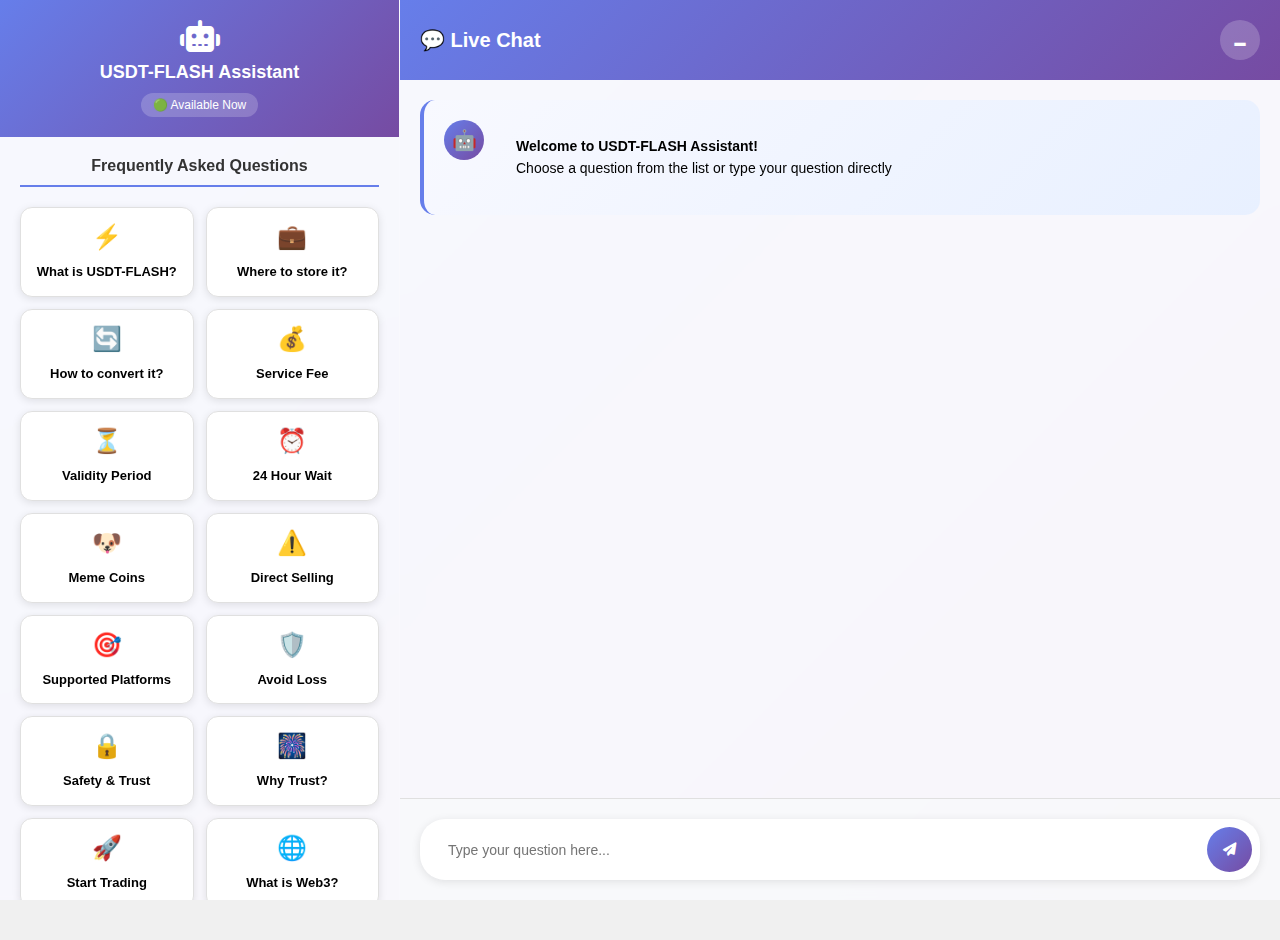
<file: flash/test-assistant-en.html>
<!DOCTYPE html>
<html lang="en" dir="ltr">
<head>
    <meta charset="UTF-8">
    <meta name="viewport" content="width=device-width, initial-scale=1.0, maximum-scale=1.0, user-scalable=no">
    <title>Assistant Test</title>
    <link rel="icon" type="image/png" href="img/usdt_cryptocurrencies_icon_188337.png">
    <link rel="stylesheet" href="https://cdnjs.cloudflare.com/ajax/libs/font-awesome/6.4.0/css/all.min.css">
    <link rel="stylesheet" href="css/simple-assistant-en.css">
    <style>
        body { margin: 0; padding: 20px; background: #f0f0f0; min-height: 100vh; }
        .test-content { max-width: 800px; margin: 0 auto; background: white; padding: 30px; border-radius: 10px; }
    </style>
</head>
<body>
    <div class="test-content">
        <h1>🤖 Advanced Assistant Test</h1>
        <p>The assistant should appear in the bottom right corner</p>
        
        <div style="background: #f0f8ff; padding: 20px; border-radius: 10px; margin: 20px 0; border-left: 4px solid #667eea;">
            <h3 style="color: #667eea; margin-top: 0;">✨ New Features:</h3>
            <ul style="color: #555; line-height: 1.6;">
                <li>🎯 Interactive icons for frequently asked questions</li>
                <li>🎨 Modern design similar to about-ar.html page</li>
                <li>📱 Responsive design for smartphones</li>
                <li>⚡ Smart responses updated from project information</li>
                <li>🔍 6 main topics with distinctive icons</li>
            </ul>
        </div>
        
        <div style="background: #f0fff0; padding: 15px; border-radius: 8px; text-align: center;">
            <p style="margin: 0; color: #28a745; font-weight: bold;">👆 Click on the assistant icon to try the new system!</p>
        </div>
    </div>
    
    <script src="js/simple-assistant-en.js"></script>
    <script>
        // Run assistant on test page only
        if (document.readyState === 'loading') {
            document.addEventListener('DOMContentLoaded', initAssistant);
        } else {
            initAssistant();
        }
    </script>
</body>
</html>
</file>
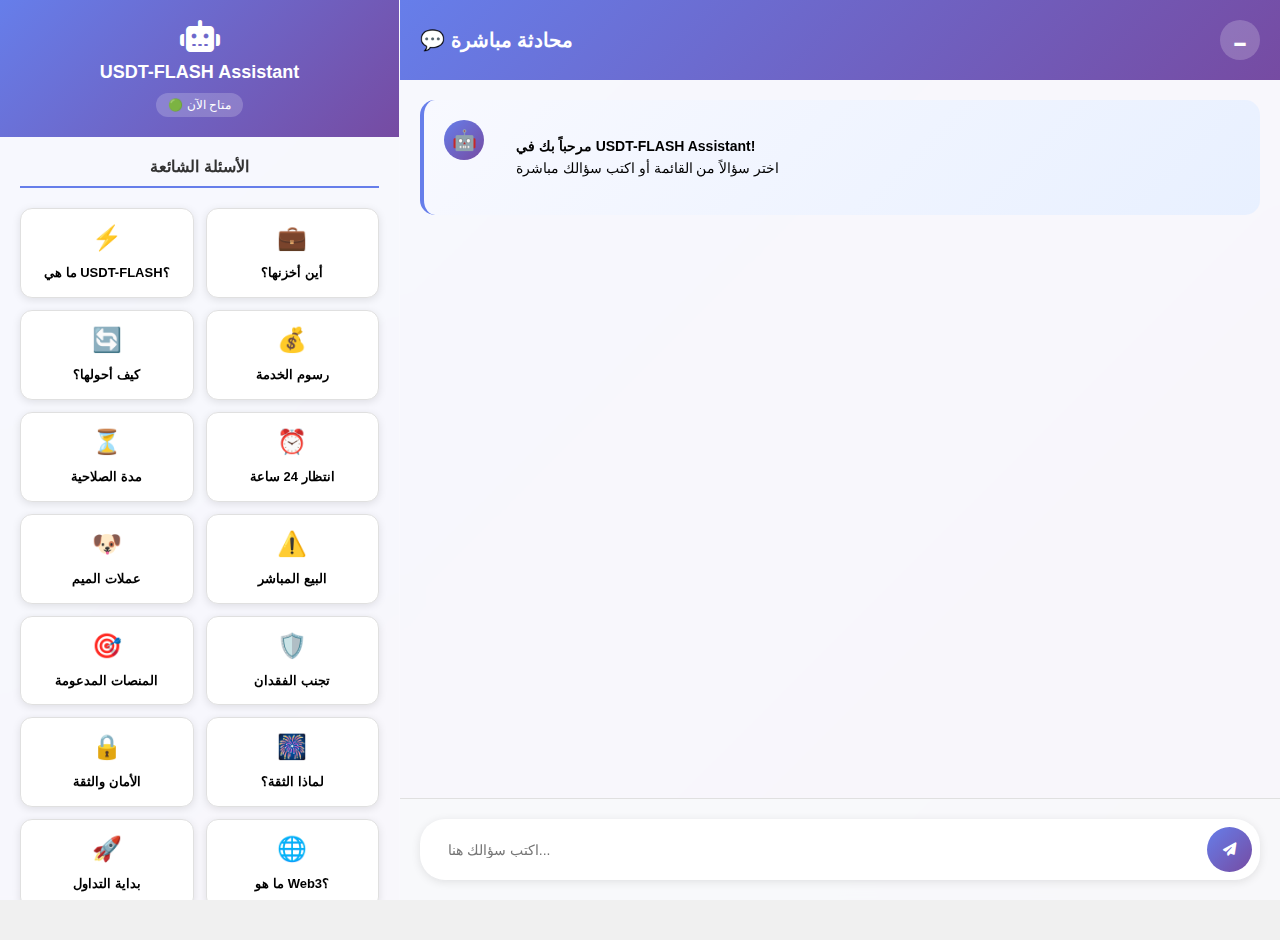
<file: flash/test-assistant.html>
<!DOCTYPE html>
<html>
<head>
    <meta charset="UTF-8">
    <meta name="viewport" content="width=device-width, initial-scale=1.0, maximum-scale=1.0, user-scalable=no">
    <title>اختبار المساعد</title>
    <link rel="icon" type="image/png" href="img/usdt_cryptocurrencies_icon_188337.png">
    <link rel="stylesheet" href="https://cdnjs.cloudflare.com/ajax/libs/font-awesome/6.4.0/css/all.min.css">
    <link rel="stylesheet" href="css/simple-assistant.css">
    <style>
        body { margin: 0; padding: 20px; background: #f0f0f0; min-height: 100vh; }
        .test-content { max-width: 800px; margin: 0 auto; background: white; padding: 30px; border-radius: 10px; }
    </style>
</head>
<body>
    <div class="test-content">
        <h1>🤖 اختبار المساعد المتطور</h1>
        <p>يجب أن تظهر أيقونة المساعد في الزاوية السفلية اليمنى</p>
        
        <div style="background: #f0f8ff; padding: 20px; border-radius: 10px; margin: 20px 0; border-right: 4px solid #667eea;">
            <h3 style="color: #667eea; margin-top: 0;">✨ الميزات الجديدة:</h3>
            <ul style="color: #555; line-height: 1.6;">
                <li>🎯 أيقونات تفاعلية للأسئلة الشائعة</li>
                <li>🎨 تصميم عصري مشابه لصفحة about-ar.html</li>
                <li>📱 تصميم متجاوب للهواتف الذكية</li>
                <li>⚡ ردود ذكية محدثة من معلومات المشروع</li>
                <li>🔍 6 مواضيع رئيسية مع أيقونات مميزة</li>
            </ul>
        </div>
        
        <div style="background: #f0fff0; padding: 15px; border-radius: 8px; text-align: center;">
            <p style="margin: 0; color: #28a745; font-weight: bold;">👆 انقر على أيقونة المساعد لتجربة النظام الجديد!</p>
        </div>
    </div>
    
    <script src="js/simple-assistant.js"></script>
    <script>
        // تشغيل المساعد في صفحة الاختبار فقط
        if (document.readyState === 'loading') {
            document.addEventListener('DOMContentLoaded', initAssistant);
        } else {
            initAssistant();
        }
    </script>
</body>
</html>
</file>
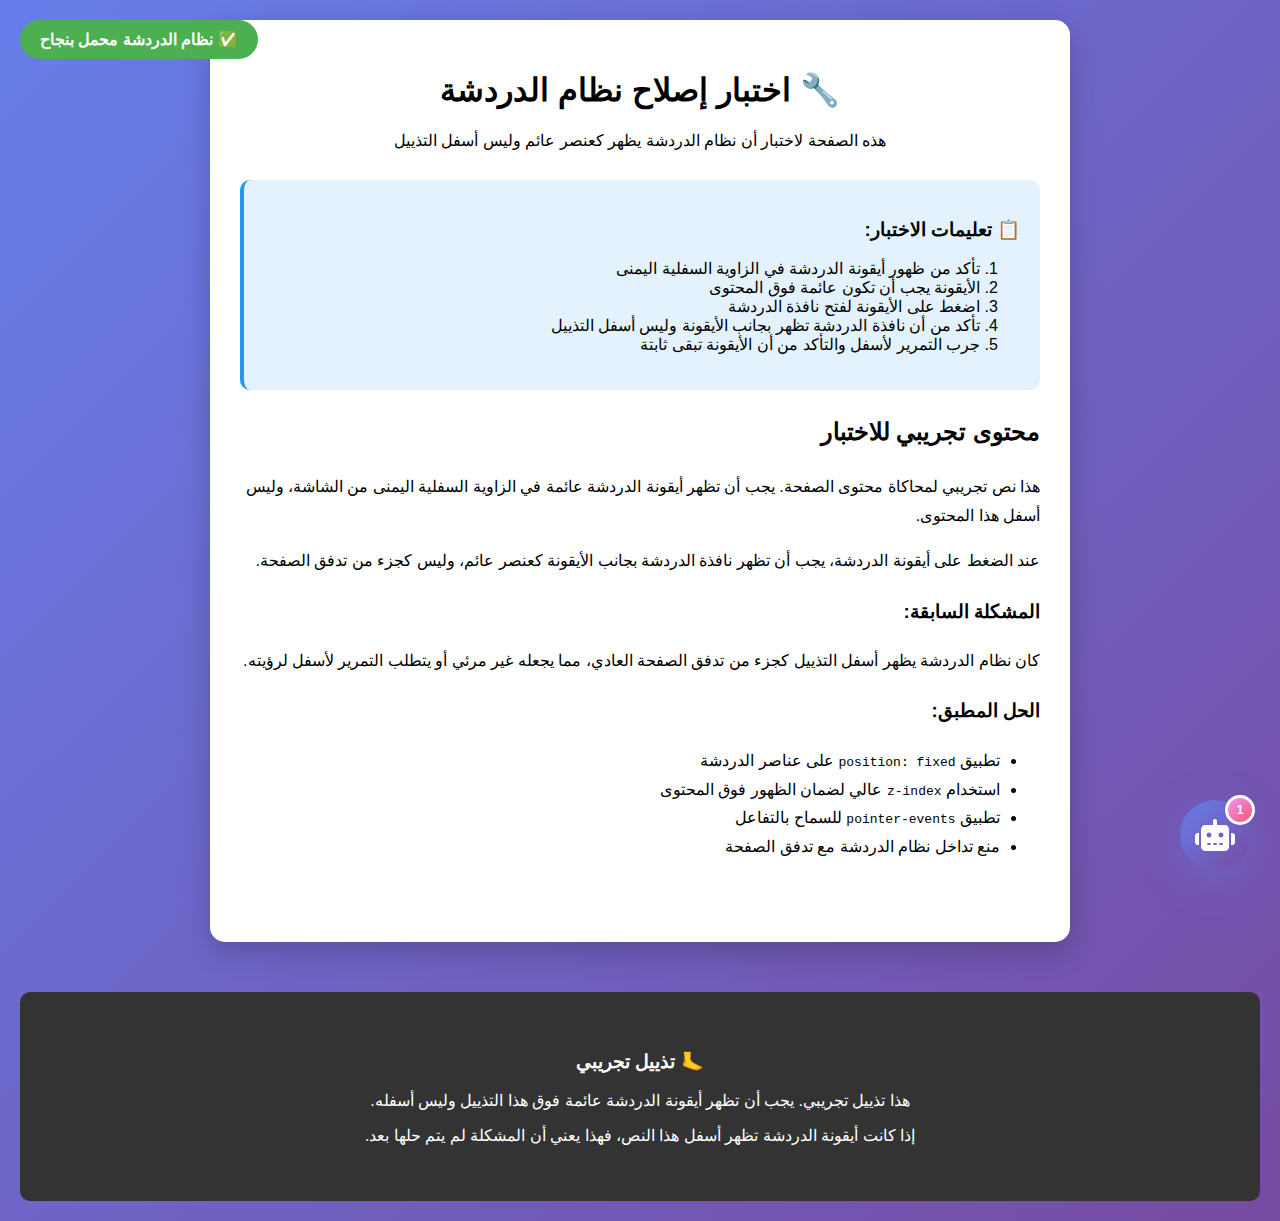
<file: flash/test-chat-fix.html>
<!DOCTYPE html>
<html lang="ar" dir="rtl">
<head>
    <meta charset="UTF-8">
    <meta name="viewport" content="width=device-width, initial-scale=1.0">
    <title>اختبار إصلاح نظام الدردشة</title>
    <link rel="stylesheet" href="https://cdnjs.cloudflare.com/ajax/libs/font-awesome/6.4.0/css/all.min.css">
    <link rel="stylesheet" href="css/chat.css">
    <style>
        body {
            font-family: Arial, sans-serif;
            margin: 0;
            padding: 20px;
            background: linear-gradient(135deg, #667eea 0%, #764ba2 100%);
            min-height: 100vh;
        }
        
        .test-container {
            max-width: 800px;
            margin: 0 auto;
            background: white;
            padding: 30px;
            border-radius: 15px;
            box-shadow: 0 10px 30px rgba(0,0,0,0.2);
        }
        
        .test-header {
            text-align: center;
            margin-bottom: 30px;
        }
        
        .test-content {
            line-height: 1.8;
            margin-bottom: 50px;
        }
        
        .footer-simulation {
            background: #333;
            color: white;
            padding: 40px;
            text-align: center;
            margin-top: 50px;
            border-radius: 10px;
        }
        
        .status-indicator {
            position: fixed;
            top: 20px;
            left: 20px;
            background: #4CAF50;
            color: white;
            padding: 10px 20px;
            border-radius: 25px;
            font-weight: bold;
            z-index: 1000;
        }
        
        .instructions {
            background: #e3f2fd;
            padding: 20px;
            border-radius: 10px;
            border-left: 4px solid #2196F3;
            margin: 20px 0;
        }
    </style>
</head>
<body>
    <div class="status-indicator">
        ✅ نظام الدردشة محمل بنجاح
    </div>

    <div class="test-container">
        <div class="test-header">
            <h1>🔧 اختبار إصلاح نظام الدردشة</h1>
            <p>هذه الصفحة لاختبار أن نظام الدردشة يظهر كعنصر عائم وليس أسفل التذييل</p>
        </div>

        <div class="instructions">
            <h3>📋 تعليمات الاختبار:</h3>
            <ol>
                <li>تأكد من ظهور أيقونة الدردشة في الزاوية السفلية اليمنى</li>
                <li>الأيقونة يجب أن تكون عائمة فوق المحتوى</li>
                <li>اضغط على الأيقونة لفتح نافذة الدردشة</li>
                <li>تأكد من أن نافذة الدردشة تظهر بجانب الأيقونة وليس أسفل التذييل</li>
                <li>جرب التمرير لأسفل والتأكد من أن الأيقونة تبقى ثابتة</li>
            </ol>
        </div>

        <div class="test-content">
            <h2>محتوى تجريبي للاختبار</h2>
            <p>هذا نص تجريبي لمحاكاة محتوى الصفحة. يجب أن تظهر أيقونة الدردشة عائمة في الزاوية السفلية اليمنى من الشاشة، وليس أسفل هذا المحتوى.</p>
            
            <p>عند الضغط على أيقونة الدردشة، يجب أن تظهر نافذة الدردشة بجانب الأيقونة كعنصر عائم، وليس كجزء من تدفق الصفحة.</p>
            
            <h3>المشكلة السابقة:</h3>
            <p>كان نظام الدردشة يظهر أسفل التذييل كجزء من تدفق الصفحة العادي، مما يجعله غير مرئي أو يتطلب التمرير لأسفل لرؤيته.</p>
            
            <h3>الحل المطبق:</h3>
            <ul>
                <li>تطبيق <code>position: fixed</code> على عناصر الدردشة</li>
                <li>استخدام <code>z-index</code> عالي لضمان الظهور فوق المحتوى</li>
                <li>تطبيق <code>pointer-events</code> للسماح بالتفاعل</li>
                <li>منع تداخل نظام الدردشة مع تدفق الصفحة</li>
            </ul>
        </div>
    </div>

    <div class="footer-simulation">
        <h3>🦶 تذييل تجريبي</h3>
        <p>هذا تذييل تجريبي. يجب أن تظهر أيقونة الدردشة عائمة فوق هذا التذييل وليس أسفله.</p>
        <p>إذا كانت أيقونة الدردشة تظهر أسفل هذا النص، فهذا يعني أن المشكلة لم يتم حلها بعد.</p>
    </div>

    <!-- تحميل نظام الدردشة -->
    <script src="js/chat-unified.js"></script>
    
    <script>
        // اختبار إضافي للتأكد من تحميل النظام
        document.addEventListener('DOMContentLoaded', function() {
            setTimeout(() => {
                const chatIcon = document.querySelector('.chat-icon');
                const chatWindow = document.querySelector('.chat-window');
                
                if (chatIcon) {
                    console.log('✅ أيقونة الدردشة موجودة');
                    console.log('📍 موضع الأيقونة:', {
                        position: getComputedStyle(chatIcon).position,
                        bottom: getComputedStyle(chatIcon).bottom,
                        right: getComputedStyle(chatIcon).right,
                        zIndex: getComputedStyle(chatIcon).zIndex
                    });
                } else {
                    console.error('❌ أيقونة الدردشة غير موجودة');
                }
                
                if (chatWindow) {
                    console.log('✅ نافذة الدردشة موجودة');
                    console.log('📍 موضع النافذة:', {
                        position: getComputedStyle(chatWindow).position,
                        bottom: getComputedStyle(chatWindow).bottom,
                        right: getComputedStyle(chatWindow).right,
                        zIndex: getComputedStyle(chatWindow).zIndex
                    });
                } else {
                    console.error('❌ نافذة الدردشة غير موجودة');
                }
            }, 1000);
        });
    </script>
</body>
</html>
</file>
<file: flash/css/header-final-enhancements.css>
/* Header Final Enhancements - Ultimate Professional Mobile Experience */

/* Critical Performance Optimizations */
.ultra-header * {
    will-change: auto !important;
    contain: layout style paint !important;
}

.ultra-header.loaded * {
    will-change: transform, opacity !important;
}

/* Enhanced Glass Effect with Better Performance */
.header-glass {
    background: 
        linear-gradient(135deg, 
            rgba(15, 15, 35, 0.98) 0%, 
            rgba(25, 25, 45, 0.96) 25%,
            rgba(35, 35, 65, 0.98) 50%,
            rgba(25, 25, 45, 0.96) 75%,
            rgba(15, 15, 35, 0.98) 100%),
        radial-gradient(circle at 20% 30%, rgba(38, 161, 123, 0.08) 0%, transparent 50%),
        radial-gradient(circle at 80% 70%, rgba(59, 130, 246, 0.06) 0%, transparent 50%) !important;
    backdrop-filter: blur(25px) saturate(180%) brightness(1.1) !important;
    -webkit-backdrop-filter: blur(25px) saturate(180%) brightness(1.1) !important;
    border-bottom: 1px solid rgba(255, 255, 255, 0.15) !important;
    box-shadow: 
        0 8px 32px rgba(0, 0, 0, 0.4),
        0 4px 16px rgba(0, 0, 0, 0.2),
        0 2px 8px rgba(0, 0, 0, 0.1),
        inset 0 1px 0 rgba(255, 255, 255, 0.1),
        inset 0 -1px 0 rgba(0, 0, 0, 0.1) !important;
}

/* Scrolled State Enhancement */
.ultra-header.scrolled .header-glass {
    background: 
        linear-gradient(135deg, 
            rgba(10, 10, 25, 0.99) 0%, 
            rgba(20, 20, 35, 0.98) 25%,
            rgba(30, 30, 55, 0.99) 50%,
            rgba(20, 20, 35, 0.98) 75%,
            rgba(10, 10, 25, 0.99) 100%) !important;
    backdrop-filter: blur(30px) saturate(200%) brightness(1.2) !important;
    -webkit-backdrop-filter: blur(30px) saturate(200%) brightness(1.2) !important;
    box-shadow: 
        0 12px 40px rgba(0, 0, 0, 0.5),
        0 6px 20px rgba(0, 0, 0, 0.3),
        0 3px 10px rgba(0, 0, 0, 0.2) !important;
}

/* Logo Enhancements */
.logo-wrapper {
    background: 
        linear-gradient(135deg, #26a17b 0%, #1a7a5e 50%, #0f5d47 100%),
        radial-gradient(circle at 30% 30%, rgba(255, 255, 255, 0.2) 0%, transparent 70%) !important;
    box-shadow: 
        0 6px 20px rgba(38, 161, 123, 0.4),
        0 3px 10px rgba(0, 0, 0, 0.3),
        0 1px 3px rgba(0, 0, 0, 0.2),
        inset 0 1px 0 rgba(255, 255, 255, 0.2),
        inset 0 -1px 0 rgba(0, 0, 0, 0.1) !important;
    border: 2px solid rgba(255, 255, 255, 0.15) !important;
    position: relative !important;
    overflow: hidden !important;
}

.logo-wrapper::after {
    content: '' !important;
    position: absolute !important;
    top: -50% !important;
    left: -50% !important;
    width: 200% !important;
    height: 200% !important;
    background: linear-gradient(45deg, transparent, rgba(255, 255, 255, 0.1), transparent) !important;
    transform: rotate(45deg) !important;
    transition: transform 0.6s ease !important;
    opacity: 0 !important;
}

.logo-wrapper:hover::after {
    opacity: 1 !important;
    transform: rotate(45deg) translateX(100%) !important;
}

/* Enhanced Logo Title */
.logo-title {
    background: linear-gradient(135deg, 
        #26a17b 0%, 
        #00d4ff 25%, 
        #667eea 50%, 
        #00d4ff 75%, 
        #26a17b 100%) !important;
    background-size: 200% 200% !important;
    -webkit-background-clip: text !important;
    -webkit-text-fill-color: transparent !important;
    background-clip: text !important;
    animation: logoGradientShift 4s ease-in-out infinite !important;
    text-shadow: 0 2px 8px rgba(0, 0, 0, 0.3) !important;
    filter: drop-shadow(0 1px 2px rgba(38, 161, 123, 0.3)) !important;
}

@keyframes logoGradientShift {
    0%, 100% { background-position: 0% 50%; }
    50% { background-position: 100% 50%; }
}

/* Enhanced Badges */
.ultra-badge {
    background: rgba(255, 255, 255, 0.1) !important;
    backdrop-filter: blur(15px) saturate(180%) !important;
    -webkit-backdrop-filter: blur(15px) saturate(180%) !important;
    border: 1px solid rgba(255, 255, 255, 0.2) !important;
    box-shadow: 
        0 4px 12px rgba(0, 0, 0, 0.15),
        0 2px 6px rgba(0, 0, 0, 0.1),
        inset 0 1px 0 rgba(255, 255, 255, 0.1) !important;
    position: relative !important;
    overflow: hidden !important;
}

.ultra-badge.verified {
    background: 
        rgba(34, 197, 94, 0.25),
        linear-gradient(135deg, rgba(34, 197, 94, 0.1), rgba(34, 197, 94, 0.3)) !important;
    border-color: rgba(34, 197, 94, 0.4) !important;
    box-shadow: 
        0 4px 12px rgba(34, 197, 94, 0.2),
        0 2px 6px rgba(34, 197, 94, 0.1),
        inset 0 1px 0 rgba(34, 197, 94, 0.2) !important;
    color: #22c55e !important;
    text-shadow: 0 1px 2px rgba(0, 0, 0, 0.3) !important;
}

.ultra-badge.secure {
    background: 
        rgba(59, 130, 246, 0.25),
        linear-gradient(135deg, rgba(59, 130, 246, 0.1), rgba(59, 130, 246, 0.3)) !important;
    border-color: rgba(59, 130, 246, 0.4) !important;
    box-shadow: 
        0 4px 12px rgba(59, 130, 246, 0.2),
        0 2px 6px rgba(59, 130, 246, 0.1),
        inset 0 1px 0 rgba(59, 130, 246, 0.2) !important;
    color: #3b82f6 !important;
    text-shadow: 0 1px 2px rgba(0, 0, 0, 0.3) !important;
}

/* Enhanced Navigation Icons */
.icon-wrapper {
    background-size: 200% 200% !important;
    animation: iconGradientShift 6s ease-in-out infinite !important;
    box-shadow: 
        0 6px 20px rgba(0, 0, 0, 0.25),
        0 3px 10px rgba(0, 0, 0, 0.15),
        0 1px 3px rgba(0, 0, 0, 0.1),
        inset 0 1px 0 rgba(255, 255, 255, 0.1),
        inset 0 -1px 0 rgba(0, 0, 0, 0.1) !important;
    border: 2px solid rgba(255, 255, 255, 0.15) !important;
    position: relative !important;
    overflow: hidden !important;
}

@keyframes iconGradientShift {
    0%, 100% { background-position: 0% 50%; }
    50% { background-position: 100% 50%; }
}

.icon-wrapper::after {
    content: '' !important;
    position: absolute !important;
    inset: 0 !important;
    border-radius: 50% !important;
    background: radial-gradient(circle at center, rgba(255, 255, 255, 0.1) 0%, transparent 70%) !important;
    opacity: 0 !important;
    transition: opacity 0.3s ease !important;
}

.pro-nav-icon:hover .icon-wrapper::after {
    opacity: 1 !important;
}

/* Specific Enhanced Icon Gradients */
.icon-wrapper.profile-icon {
    background: linear-gradient(135deg, #4facfe 0%, #00f2fe 50%, #4facfe 100%) !important;
}

.icon-wrapper.live-icon {
    background: linear-gradient(135deg, #11998e 0%, #38ef7d 50%, #11998e 100%) !important;
}

.icon-wrapper.support-icon {
    background: linear-gradient(135deg, #ff6b6b 0%, #ffa726 50%, #ff6b6b 100%) !important;
}

.icon-wrapper.notifications-icon {
    background: linear-gradient(135deg, #f59e0b 0%, #d97706 50%, #f59e0b 100%) !important;
}

/* Enhanced Auth Buttons */
.header-container > div:last-child a {
    background: rgba(255, 255, 255, 0.1) !important;
    backdrop-filter: blur(15px) saturate(180%) !important;
    -webkit-backdrop-filter: blur(15px) saturate(180%) !important;
    border: 1px solid rgba(255, 255, 255, 0.15) !important;
    box-shadow: 
        0 6px 20px rgba(0, 0, 0, 0.15),
        0 3px 10px rgba(0, 0, 0, 0.1),
        0 1px 3px rgba(0, 0, 0, 0.05),
        inset 0 1px 0 rgba(255, 255, 255, 0.1) !important;
    position: relative !important;
    overflow: hidden !important;
    color: white !important;
    text-shadow: 0 1px 2px rgba(0, 0, 0, 0.3) !important;
}

.header-container > div:last-child a[href*="register"] {
    background: linear-gradient(135deg, #10b981 0%, #059669 100%) !important;
    border-color: rgba(16, 185, 129, 0.3) !important;
    box-shadow: 
        0 6px 20px rgba(16, 185, 129, 0.3),
        0 3px 10px rgba(16, 185, 129, 0.2),
        inset 0 1px 0 rgba(255, 255, 255, 0.1) !important;
}

.header-container > div:last-child a[href*="register"]:hover {
    background: linear-gradient(135deg, #059669 0%, #047857 100%) !important;
    box-shadow: 
        0 8px 25px rgba(16, 185, 129, 0.4),
        0 4px 15px rgba(16, 185, 129, 0.3) !important;
}

/* Loading Animation */
.ultra-header:not(.loaded) {
    opacity: 0 !important;
    transform: translateY(-20px) !important;
}

.ultra-header.loaded {
    opacity: 1 !important;
    transform: translateY(0) !important;
    transition: all 0.6s cubic-bezier(0.4, 0, 0.2, 1) !important;
}

.ultra-header.loaded .logo-wrapper {
    animation: logoEntrance 0.8s cubic-bezier(0.4, 0, 0.2, 1) 0.2s both !important;
}

.ultra-header.loaded .pro-nav-icon {
    animation: iconEntrance 0.6s cubic-bezier(0.4, 0, 0.2, 1) both !important;
}

.ultra-header.loaded .pro-nav-icon:nth-child(1) { animation-delay: 0.3s !important; }
.ultra-header.loaded .pro-nav-icon:nth-child(2) { animation-delay: 0.4s !important; }
.ultra-header.loaded .pro-nav-icon:nth-child(3) { animation-delay: 0.5s !important; }
.ultra-header.loaded .pro-nav-icon:nth-child(4) { animation-delay: 0.6s !important; }

.ultra-header.loaded .header-container > div:last-child a {
    animation: buttonEntrance 0.6s cubic-bezier(0.4, 0, 0.2, 1) 0.7s both !important;
}

@keyframes logoEntrance {
    0% { opacity: 0; transform: scale(0.8) rotate(-10deg); }
    100% { opacity: 1; transform: scale(1) rotate(0deg); }
}

@keyframes iconEntrance {
    0% { opacity: 0; transform: translateY(20px) scale(0.8); }
    100% { opacity: 1; transform: translateY(0) scale(1); }
}

@keyframes buttonEntrance {
    0% { opacity: 0; transform: translateX(20px); }
    100% { opacity: 1; transform: translateX(0); }
}

/* Enhanced Mobile Responsiveness */
@media screen and (max-width: 768px) {
    .header-glass {
        backdrop-filter: blur(20px) saturate(160%) !important;
        -webkit-backdrop-filter: blur(20px) saturate(160%) !important;
    }
    
    .ultra-header.scrolled .header-glass {
        backdrop-filter: blur(25px) saturate(180%) !important;
        -webkit-backdrop-filter: blur(25px) saturate(180%) !important;
    }
    
    .logo-title {
        animation-duration: 6s !important;
    }
    
    .icon-wrapper {
        animation-duration: 8s !important;
    }
}

@media screen and (max-width: 480px) {
    .header-glass {
        backdrop-filter: blur(15px) saturate(140%) !important;
        -webkit-backdrop-filter: blur(15px) saturate(140%) !important;
    }
    
    .ultra-header.scrolled .header-glass {
        backdrop-filter: blur(20px) saturate(160%) !important;
        -webkit-backdrop-filter: blur(20px) saturate(160%) !important;
    }
}

@media screen and (max-width: 360px) {
    .header-glass {
        backdrop-filter: blur(12px) saturate(120%) !important;
        -webkit-backdrop-filter: blur(12px) saturate(120%) !important;
    }
}

/* Enhanced Accessibility */
@media (prefers-reduced-motion: reduce) {
    .ultra-header *,
    .ultra-header *::before,
    .ultra-header *::after {
        animation-duration: 0.01ms !important;
        animation-iteration-count: 1 !important;
        transition-duration: 0.01ms !important;
    }
    
    .logo-title {
        background: #26a17b !important;
        -webkit-background-clip: initial !important;
        -webkit-text-fill-color: initial !important;
        color: #26a17b !important;
    }
}

/* High Contrast Mode */
@media (prefers-contrast: high) {
    .header-glass {
        background: rgba(0, 0, 0, 0.95) !important;
        border-bottom: 3px solid white !important;
        backdrop-filter: none !important;
        -webkit-backdrop-filter: none !important;
    }
    
    .logo-title,
    .icon-wrapper i,
    .header-container > div:last-child a {
        color: white !important;
        text-shadow: none !important;
        filter: none !important;
    }
    
    .ultra-badge {
        border: 2px solid white !important;
        background: rgba(0, 0, 0, 0.8) !important;
        backdrop-filter: none !important;
        -webkit-backdrop-filter: none !important;
    }
    
    .icon-wrapper,
    .logo-wrapper {
        border: 3px solid white !important;
        box-shadow: none !important;
    }
}

/* Dark Mode Enhancements */
@media (prefers-color-scheme: dark) {
    .header-glass {
        background: 
            linear-gradient(135deg, 
                rgba(5, 5, 15, 0.98) 0%, 
                rgba(15, 15, 25, 0.96) 25%,
                rgba(25, 25, 35, 0.98) 50%,
                rgba(15, 15, 25, 0.96) 75%,
                rgba(5, 5, 15, 0.98) 100%) !important;
    }
    
    .ultra-header.scrolled .header-glass {
        background: 
            linear-gradient(135deg, 
                rgba(0, 0, 10, 0.99) 0%, 
                rgba(10, 10, 20, 0.98) 25%,
                rgba(20, 20, 30, 0.99) 50%,
                rgba(10, 10, 20, 0.98) 75%,
                rgba(0, 0, 10, 0.99) 100%) !important;
    }
}

/* Print Styles */
@media print {
    .ultra-header {
        display: none !important;
    }
    
    body {
        padding-top: 0 !important;
    }
    
    #main-content {
        margin-top: 0 !important;
    }
}

/* Performance Optimizations for Low-End Devices */
@media (max-resolution: 150dpi) {
    .header-glass {
        backdrop-filter: blur(10px) !important;
        -webkit-backdrop-filter: blur(10px) !important;
    }
    
    .ultra-header.scrolled .header-glass {
        backdrop-filter: blur(15px) !important;
        -webkit-backdrop-filter: blur(15px) !important;
    }
    
    .logo-title,
    .icon-wrapper {
        animation: none !important;
    }
}

/* Enhanced Focus States */
.pro-nav-icon:focus-visible,
.header-container > div:last-child a:focus-visible {
    outline: 3px solid #00d4ff !important;
    outline-offset: 2px !important;
    border-radius: 8px !important;
}

.logo-wrapper:focus-visible {
    outline: 3px solid #26a17b !important;
    outline-offset: 3px !important;
}

/* Smooth Transitions for All Interactive Elements */
.pro-nav-icon,
.header-container > div:last-child a,
.logo-wrapper,
.ultra-badge {
    transition: all 0.3s cubic-bezier(0.4, 0, 0.2, 1) !important;
}

/* Enhanced Hover States for Desktop */
@media (hover: hover) and (pointer: fine) {
    .pro-nav-icon:hover .icon-wrapper {
        transform: translateY(-3px) scale(1.08) !important;
        box-shadow: 
            0 12px 30px rgba(0, 0, 0, 0.3),
            0 6px 15px rgba(0, 0, 0, 0.2) !important;
    }
    
    .header-container > div:last-child a:hover {
        transform: translateY(-2px) scale(1.02) !important;
        box-shadow: 
            0 10px 30px rgba(0, 0, 0, 0.2),
            0 5px 15px rgba(0, 0, 0, 0.15) !important;
    }
    
    .logo-wrapper:hover {
        transform: scale(1.05) rotate(2deg) !important;
        box-shadow: 
            0 8px 25px rgba(38, 161, 123, 0.5),
            0 4px 15px rgba(0, 0, 0, 0.3) !important;
    }
}
</file>
<file: flash/css/simple-assistant-en.css>
/* 🎨 Professional Global Assistant Styles - English Version */

.assistant-container {
    display: flex;
    width: 100vw;
    height: 100vh;
    font-family: -apple-system, BlinkMacSystemFont, 'Segoe UI', Roboto, Oxygen, Ubuntu, Cantarell, sans-serif;
    background: linear-gradient(135deg, #667eea 0%, #764ba2 100%);
    transition: all 0.3s cubic-bezier(0.4, 0, 0.2, 1);
    overflow: hidden;
    position: relative;
    direction: ltr;
}

.assistant-container.minimized {
    height: 60px;
    overflow: hidden;
}

.assistant-sidebar {
    width: 400px;
    background: rgba(255, 255, 255, 0.95);
    backdrop-filter: blur(10px);
    border-right: 1px solid rgba(255, 255, 255, 0.2);
    display: flex;
    flex-direction: column;
    overflow: hidden;
}

.sidebar-header {
    padding: 20px;
    background: linear-gradient(135deg, #667eea 0%, #764ba2 100%);
    color: white;
    text-align: center;
}

.logo-section i {
    font-size: 32px;
    margin-bottom: 10px;
    display: block;
}

.logo-section h3 {
    margin: 0 0 10px 0;
    font-size: 18px;
    font-weight: bold;
}

.status-badge {
    background: rgba(255, 255, 255, 0.2);
    padding: 5px 12px;
    border-radius: 20px;
    font-size: 12px;
    display: inline-block;
}

.questions-panel {
    flex: 1;
    padding: 20px;
    overflow-y: auto;
}

.questions-panel h4 {
    margin: 0 0 20px 0;
    color: #333;
    font-size: 16px;
    text-align: center;
    padding-bottom: 10px;
    border-bottom: 2px solid #667eea;
}

.questions-grid {
    display: grid;
    grid-template-columns: 1fr 1fr;
    gap: 12px;
}

.question-card {
    background: white;
    border: 1px solid #e0e0e0;
    border-radius: 12px;
    padding: 15px;
    cursor: pointer;
    transition: all 0.3s ease;
    text-align: center;
    box-shadow: 0 2px 8px rgba(0,0,0,0.1);
    display: flex;
    flex-direction: column;
    align-items: center;
    gap: 8px;
}

.question-card:hover {
    background: linear-gradient(135deg, #667eea 0%, #764ba2 100%);
    color: white;
    transform: translateY(-2px);
    box-shadow: 0 8px 25px rgba(102, 126, 234, 0.3);
}

.card-icon {
    font-size: 24px;
    margin-bottom: 5px;
}

.card-text {
    font-size: 13px;
    font-weight: 600;
    line-height: 1.3;
}

.chat-main {
    flex: 1;
    display: flex;
    flex-direction: column;
    background: rgba(255, 255, 255, 0.95);
    backdrop-filter: blur(10px);
}

.chat-header {
    padding: 20px;
    background: linear-gradient(135deg, #667eea 0%, #764ba2 100%);
    color: white;
    display: flex;
    justify-content: space-between;
    align-items: center;
}

.chat-header h2 {
    margin: 0;
    font-size: 20px;
}

.minimize-btn {
    background: rgba(255, 255, 255, 0.2);
    border: none;
    color: white;
    font-size: 18px;
    cursor: pointer;
    width: 40px;
    height: 40px;
    border-radius: 50%;
    display: flex;
    align-items: center;
    justify-content: center;
    transition: all 0.3s ease;
}

.minimize-btn:hover {
    background: rgba(255, 255, 255, 0.3);
    transform: scale(1.1);
}

.chat-messages {
    flex: 1;
    padding: 20px;
    overflow-y: auto;
    display: flex;
    flex-direction: column;
    gap: 15px;
}

.welcome-message {
    display: flex;
    align-items: flex-start;
    gap: 12px;
    padding: 20px;
    background: linear-gradient(135deg, #f8f9ff 0%, #e8f0ff 100%);
    border-radius: 15px;
    border-left: 4px solid #667eea;
}

.chat-message {
    display: flex;
    align-items: flex-start;
    gap: 12px;
    margin-bottom: 15px;
}

.bot-avatar, .user-avatar {
    width: 40px;
    height: 40px;
    border-radius: 50%;
    display: flex;
    align-items: center;
    justify-content: center;
    font-size: 20px;
    flex-shrink: 0;
}

.bot-avatar {
    background: linear-gradient(135deg, #667eea 0%, #764ba2 100%);
    color: white;
}

.user-avatar {
    background: linear-gradient(135deg, #28a745 0%, #20c997 100%);
    color: white;
}

.message-content {
    flex: 1;
    padding: 15px 20px;
    border-radius: 15px;
    line-height: 1.6;
    font-size: 14px;
}

.bot-content {
    background: #f8f9fa;
    color: #333;
    border-bottom-left-radius: 5px;
}

.user-content {
    background: linear-gradient(135deg, #28a745 0%, #20c997 100%);
    color: white;
    border-bottom-right-radius: 5px;
    margin-left: auto;
    max-width: 80%;
}

.user-message {
    flex-direction: row-reverse;
}

.chat-input-area {
    padding: 20px;
    background: rgba(248, 249, 250, 0.8);
    border-top: 1px solid #e0e0e0;
}

.input-wrapper {
    display: flex;
    gap: 12px;
    align-items: center;
    background: white;
    border-radius: 25px;
    padding: 8px;
    box-shadow: 0 2px 10px rgba(0,0,0,0.1);
}

.input-wrapper input {
    flex: 1;
    border: none;
    outline: none;
    padding: 12px 20px;
    font-size: 14px;
    border-radius: 20px;
    background: transparent;
}

.input-wrapper button {
    background: linear-gradient(135deg, #667eea 0%, #764ba2 100%);
    border: none;
    color: white;
    width: 45px;
    height: 45px;
    border-radius: 50%;
    cursor: pointer;
    display: flex;
    align-items: center;
    justify-content: center;
    transition: all 0.3s ease;
}

.input-wrapper button:hover {
    transform: scale(1.1);
    box-shadow: 0 4px 15px rgba(102, 126, 234, 0.4);
}

/* Enhanced Responsive Design */
@media (max-width: 1024px) {
    .assistant-sidebar {
        width: 350px;
    }
    
    .questions-grid {
        grid-template-columns: 1fr;
    }
}

@media (max-width: 768px) {
    .assistant-container {
        flex-direction: column;
    }
    
    .assistant-sidebar {
        width: 100%;
        height: 40vh;
        min-height: 280px;
    }
    
    .sidebar-header {
        padding: 15px;
    }
    
    .logo-section h3 {
        font-size: 16px;
    }
    
    .questions-panel {
        padding: 10px;
    }
    
    .questions-panel h4 {
        font-size: 14px;
        margin-bottom: 15px;
    }
    
    .questions-grid {
        grid-template-columns: 1fr 1fr;
        gap: 8px;
    }
    
    .question-card {
        padding: 12px 8px;
        min-height: 70px;
    }
    
    .card-icon {
        font-size: 20px;
    }
    
    .card-text {
        font-size: 11px;
        line-height: 1.2;
    }
    
    .chat-main {
        height: 60vh;
    }
    
    .chat-header {
        padding: 15px;
    }
    
    .chat-header h2 {
        font-size: 18px;
    }
    
    .chat-messages {
        padding: 15px 10px;
    }
    
    .message-content {
        padding: 12px 15px;
        font-size: 13px;
    }
    
    .chat-input-area {
        padding: 15px 10px;
    }
    
    .input-wrapper {
        padding: 6px;
    }
    
    .input-wrapper input {
        padding: 10px 15px;
        font-size: 16px;
    }
    
    .input-wrapper button {
        width: 40px;
        height: 40px;
    }
}

/* Professional Mobile Experience */
@media (max-width: 480px) {
    .assistant-container {
        background: linear-gradient(135deg, #667eea 0%, #764ba2 100%);
        position: fixed;
        top: 0;
        left: 0;
        right: 0;
        bottom: 0;
    }
    
    .assistant-sidebar {
        height: 35vh;
        min-height: 250px;
        background: rgba(255, 255, 255, 0.98);
        backdrop-filter: blur(20px);
        -webkit-backdrop-filter: blur(20px);
    }
    
    .sidebar-header {
        padding: 12px;
        backdrop-filter: blur(20px);
        -webkit-backdrop-filter: blur(20px);
    }
    
    .logo-section i {
        font-size: 28px;
    }
    
    .logo-section h3 {
        font-size: 15px;
    }
    
    .status-badge {
        font-size: 11px;
        padding: 4px 10px;
    }
    
    .questions-panel {
        padding: 8px;
    }
    
    .questions-grid {
        grid-template-columns: 1fr;
        gap: 6px;
    }
    
    .question-card {
        padding: 12px 15px;
        min-height: 55px;
        flex-direction: row;
        text-align: left;
        gap: 12px;
        border-radius: 16px;
        box-shadow: 0 2px 12px rgba(0,0,0,0.08);
        transition: all 0.2s cubic-bezier(0.4, 0, 0.2, 1);
        background: rgba(255, 255, 255, 0.9);
        backdrop-filter: blur(10px);
    }
    
    .question-card:active {
        transform: scale(0.98);
        background: linear-gradient(135deg, #667eea 0%, #764ba2 100%);
        color: white;
    }
    
    .card-icon {
        font-size: 20px;
        flex-shrink: 0;
    }
    
    .card-text {
        font-size: 13px;
        font-weight: 600;
        flex: 1;
    }
    
    .chat-main {
        height: 65vh;
        background: rgba(255, 255, 255, 0.98);
        backdrop-filter: blur(20px);
        -webkit-backdrop-filter: blur(20px);
    }
    
    .chat-header {
        padding: 12px 15px;
        backdrop-filter: blur(20px);
        -webkit-backdrop-filter: blur(20px);
    }
    
    .chat-header h2 {
        font-size: 16px;
    }
    
    .minimize-btn {
        width: 35px;
        height: 35px;
        font-size: 16px;
    }
    
    .chat-messages {
        padding: 10px 12px;
        gap: 12px;
        -webkit-overflow-scrolling: touch;
        scroll-behavior: smooth;
    }
    
    .welcome-message {
        padding: 15px;
        background: linear-gradient(135deg, #f8f9ff 0%, #e8f0ff 100%);
        backdrop-filter: blur(10px);
        border-radius: 18px;
    }
    
    .chat-message {
        animation: slideInMobile 0.3s cubic-bezier(0.4, 0, 0.2, 1);
    }
    
    @keyframes slideInMobile {
        from {
            opacity: 0;
            transform: translateY(10px) scale(0.95);
        }
        to {
            opacity: 1;
            transform: translateY(0) scale(1);
        }
    }
    
    .bot-avatar, .user-avatar {
        width: 35px;
        height: 35px;
        font-size: 18px;
    }
    
    .message-content {
        padding: 12px 16px;
        font-size: 14px;
        line-height: 1.5;
        border-radius: 18px;
    }
    
    .chat-input-area {
        padding: 12px 15px;
        background: rgba(248, 249, 250, 0.95);
        backdrop-filter: blur(20px);
        -webkit-backdrop-filter: blur(20px);
    }
    
    .input-wrapper {
        padding: 6px;
        border-radius: 25px;
        box-shadow: 0 4px 20px rgba(0,0,0,0.1);
        background: rgba(255, 255, 255, 0.95);
        backdrop-filter: blur(10px);
        position: relative;
        z-index: 1000;
    }
    
    .input-wrapper input {
        padding: 14px 18px;
        font-size: 16px;
        -webkit-appearance: none;
        border-radius: 20px;
        -webkit-user-select: text;
        user-select: text;
    }
    
    .input-wrapper input:focus {
        outline: none;
        box-shadow: 0 0 0 2px rgba(102, 126, 234, 0.3);
    }
    
    .input-wrapper button {
        width: 42px;
        height: 42px;
        box-shadow: 0 2px 8px rgba(102, 126, 234, 0.3);
    }
    
    /* Touch and interaction improvements */
    * {
        -webkit-tap-highlight-color: transparent;
        -webkit-touch-callout: none;
        -webkit-user-select: none;
        user-select: none;
    }
    
    input {
        -webkit-user-select: text;
        user-select: text;
    }
    
    .question-card, .minimize-btn, .input-wrapper button {
        touch-action: manipulation;
        cursor: pointer;
    }
    
    .questions-panel, .chat-messages {
        -webkit-overflow-scrolling: touch;
        scroll-behavior: smooth;
    }
    
    /* Dark mode support */
    @media (prefers-color-scheme: dark) {
        .assistant-container {
            background: linear-gradient(135deg, #2d3748 0%, #4a5568 100%);
        }
        
        .assistant-sidebar, .chat-main {
            background: rgba(26, 32, 44, 0.95);
        }
        
        .question-card {
            background: rgba(45, 55, 72, 0.9);
            color: white;
            border-color: rgba(255, 255, 255, 0.1);
        }
    }
}

/* Enhanced scrollbar */
.questions-panel::-webkit-scrollbar,
.chat-messages::-webkit-scrollbar {
    width: 4px;
}

.questions-panel::-webkit-scrollbar-track,
.chat-messages::-webkit-scrollbar-track {
    background: rgba(0,0,0,0.05);
    border-radius: 2px;
}

.questions-panel::-webkit-scrollbar-thumb,
.chat-messages::-webkit-scrollbar-thumb {
    background: linear-gradient(135deg, #667eea 0%, #764ba2 100%);
    border-radius: 2px;
}

/* Additional improvements */
.assistant-container * {
    box-sizing: border-box;
}

.message-content {
    user-select: text;
}
</file>
<file: flash/css/simple-assistant.css>
/* 🎨 أنماط المساعد الاحترافي العالمي */

.assistant-container {
    display: flex;
    width: 100vw;
    height: 100vh;
    font-family: -apple-system, BlinkMacSystemFont, 'Segoe UI', Roboto, Oxygen, Ubuntu, Cantarell, sans-serif;
    background: linear-gradient(135deg, #667eea 0%, #764ba2 100%);
    transition: all 0.3s cubic-bezier(0.4, 0, 0.2, 1);
    overflow: hidden;
    position: relative;
}

.assistant-container.minimized {
    height: 60px;
    overflow: hidden;
}

.assistant-sidebar {
    width: 400px;
    background: rgba(255, 255, 255, 0.95);
    backdrop-filter: blur(10px);
    border-right: 1px solid rgba(255, 255, 255, 0.2);
    display: flex;
    flex-direction: column;
    overflow: hidden;
}

.sidebar-header {
    padding: 20px;
    background: linear-gradient(135deg, #667eea 0%, #764ba2 100%);
    color: white;
    text-align: center;
}

.logo-section i {
    font-size: 32px;
    margin-bottom: 10px;
    display: block;
}

.logo-section h3 {
    margin: 0 0 10px 0;
    font-size: 18px;
    font-weight: bold;
}

.status-badge {
    background: rgba(255, 255, 255, 0.2);
    padding: 5px 12px;
    border-radius: 20px;
    font-size: 12px;
    display: inline-block;
}

.questions-panel {
    flex: 1;
    padding: 20px;
    overflow-y: auto;
}

.questions-panel h4 {
    margin: 0 0 20px 0;
    color: #333;
    font-size: 16px;
    text-align: center;
    padding-bottom: 10px;
    border-bottom: 2px solid #667eea;
}

.questions-grid {
    display: grid;
    grid-template-columns: 1fr 1fr;
    gap: 12px;
}

.question-card {
    background: white;
    border: 1px solid #e0e0e0;
    border-radius: 12px;
    padding: 15px;
    cursor: pointer;
    transition: all 0.3s ease;
    text-align: center;
    box-shadow: 0 2px 8px rgba(0,0,0,0.1);
    display: flex;
    flex-direction: column;
    align-items: center;
    gap: 8px;
}

.question-card:hover {
    background: linear-gradient(135deg, #667eea 0%, #764ba2 100%);
    color: white;
    transform: translateY(-2px);
    box-shadow: 0 8px 25px rgba(102, 126, 234, 0.3);
}

.card-icon {
    font-size: 24px;
    margin-bottom: 5px;
}

.card-text {
    font-size: 13px;
    font-weight: 600;
    line-height: 1.3;
}

.chat-main {
    flex: 1;
    display: flex;
    flex-direction: column;
    background: rgba(255, 255, 255, 0.95);
    backdrop-filter: blur(10px);
}

.chat-header {
    padding: 20px;
    background: linear-gradient(135deg, #667eea 0%, #764ba2 100%);
    color: white;
    display: flex;
    justify-content: space-between;
    align-items: center;
}

.chat-header h2 {
    margin: 0;
    font-size: 20px;
}

.minimize-btn {
    background: rgba(255, 255, 255, 0.2);
    border: none;
    color: white;
    font-size: 18px;
    cursor: pointer;
    width: 40px;
    height: 40px;
    border-radius: 50%;
    display: flex;
    align-items: center;
    justify-content: center;
    transition: all 0.3s ease;
}

.minimize-btn:hover {
    background: rgba(255, 255, 255, 0.3);
    transform: scale(1.1);
}

.chat-messages {
    flex: 1;
    padding: 20px;
    overflow-y: auto;
    display: flex;
    flex-direction: column;
    gap: 15px;
}

.welcome-message {
    display: flex;
    align-items: flex-start;
    gap: 12px;
    padding: 20px;
    background: linear-gradient(135deg, #f8f9ff 0%, #e8f0ff 100%);
    border-radius: 15px;
    border-left: 4px solid #667eea;
}

.chat-message {
    display: flex;
    align-items: flex-start;
    gap: 12px;
    margin-bottom: 15px;
}

.bot-avatar, .user-avatar {
    width: 40px;
    height: 40px;
    border-radius: 50%;
    display: flex;
    align-items: center;
    justify-content: center;
    font-size: 20px;
    flex-shrink: 0;
}

.bot-avatar {
    background: linear-gradient(135deg, #667eea 0%, #764ba2 100%);
    color: white;
}

.user-avatar {
    background: linear-gradient(135deg, #28a745 0%, #20c997 100%);
    color: white;
}

.message-content {
    flex: 1;
    padding: 15px 20px;
    border-radius: 15px;
    line-height: 1.6;
    font-size: 14px;
}

.bot-content {
    background: #f8f9fa;
    color: #333;
    border-bottom-left-radius: 5px;
}

.user-content {
    background: linear-gradient(135deg, #28a745 0%, #20c997 100%);
    color: white;
    border-bottom-right-radius: 5px;
    margin-left: auto;
    max-width: 80%;
}

.user-message {
    flex-direction: row-reverse;
}

.chat-input-area {
    padding: 20px;
    background: rgba(248, 249, 250, 0.8);
    border-top: 1px solid #e0e0e0;
}

.input-wrapper {
    display: flex;
    gap: 12px;
    align-items: center;
    background: white;
    border-radius: 25px;
    padding: 8px;
    box-shadow: 0 2px 10px rgba(0,0,0,0.1);
}

.input-wrapper input {
    flex: 1;
    border: none;
    outline: none;
    padding: 12px 20px;
    font-size: 14px;
    border-radius: 20px;
    background: transparent;
}

.input-wrapper button {
    background: linear-gradient(135deg, #667eea 0%, #764ba2 100%);
    border: none;
    color: white;
    width: 45px;
    height: 45px;
    border-radius: 50%;
    cursor: pointer;
    display: flex;
    align-items: center;
    justify-content: center;
    transition: all 0.3s ease;
}

.input-wrapper button:hover {
    transform: scale(1.1);
    box-shadow: 0 4px 15px rgba(102, 126, 234, 0.4);
}

/* تصميم متجاوب محسن */
@media (max-width: 1024px) {
    .assistant-sidebar {
        width: 350px;
    }
    
    .questions-grid {
        grid-template-columns: 1fr;
    }
}

@media (max-width: 768px) {
    .assistant-container {
        flex-direction: column;
    }
    
    .assistant-sidebar {
        width: 100%;
        height: 40vh;
        min-height: 280px;
    }
    
    .sidebar-header {
        padding: 15px;
    }
    
    .logo-section h3 {
        font-size: 16px;
    }
    
    .questions-panel {
        padding: 10px;
    }
    
    .questions-panel h4 {
        font-size: 14px;
        margin-bottom: 15px;
    }
    
    .questions-grid {
        grid-template-columns: 1fr 1fr;
        gap: 8px;
    }
    
    .question-card {
        padding: 12px 8px;
        min-height: 70px;
    }
    
    .card-icon {
        font-size: 20px;
    }
    
    .card-text {
        font-size: 11px;
        line-height: 1.2;
    }
    
    .chat-main {
        height: 60vh;
    }
    
    .chat-header {
        padding: 15px;
    }
    
    .chat-header h2 {
        font-size: 18px;
    }
    
    .chat-messages {
        padding: 15px 10px;
    }
    
    .message-content {
        padding: 12px 15px;
        font-size: 13px;
    }
    
    .chat-input-area {
        padding: 15px 10px;
    }
    
    .input-wrapper {
        padding: 6px;
    }
    
    .input-wrapper input {
        padding: 10px 15px;
        font-size: 16px;
    }
    
    .input-wrapper button {
        width: 40px;
        height: 40px;
    }
}

/* تجربة هاتف احترافية متقدمة */
@media (max-width: 480px) {
    .assistant-container {
        background: linear-gradient(135deg, #667eea 0%, #764ba2 100%);
        position: fixed;
        top: 0;
        left: 0;
        right: 0;
        bottom: 0;
    }
    
    .assistant-sidebar {
        height: 35vh;
        min-height: 250px;
        background: rgba(255, 255, 255, 0.98);
        backdrop-filter: blur(20px);
        -webkit-backdrop-filter: blur(20px);
    }
    
    .sidebar-header {
        padding: 12px;
        backdrop-filter: blur(20px);
        -webkit-backdrop-filter: blur(20px);
    }
    
    .logo-section i {
        font-size: 28px;
    }
    
    .logo-section h3 {
        font-size: 15px;
    }
    
    .status-badge {
        font-size: 11px;
        padding: 4px 10px;
    }
    
    .questions-panel {
        padding: 8px;
    }
    
    .questions-grid {
        grid-template-columns: 1fr;
        gap: 6px;
    }
    
    .question-card {
        padding: 12px 15px;
        min-height: 55px;
        flex-direction: row;
        text-align: right;
        gap: 12px;
        border-radius: 16px;
        box-shadow: 0 2px 12px rgba(0,0,0,0.08);
        transition: all 0.2s cubic-bezier(0.4, 0, 0.2, 1);
        background: rgba(255, 255, 255, 0.9);
        backdrop-filter: blur(10px);
    }
    
    .question-card:active {
        transform: scale(0.98);
        background: linear-gradient(135deg, #667eea 0%, #764ba2 100%);
        color: white;
    }
    
    .card-icon {
        font-size: 20px;
        flex-shrink: 0;
    }
    
    .card-text {
        font-size: 13px;
        font-weight: 600;
        flex: 1;
    }
    
    .chat-main {
        height: 65vh;
        background: rgba(255, 255, 255, 0.98);
        backdrop-filter: blur(20px);
        -webkit-backdrop-filter: blur(20px);
    }
    
    .chat-header {
        padding: 12px 15px;
        backdrop-filter: blur(20px);
        -webkit-backdrop-filter: blur(20px);
    }
    
    .chat-header h2 {
        font-size: 16px;
    }
    
    .minimize-btn {
        width: 35px;
        height: 35px;
        font-size: 16px;
    }
    
    .chat-messages {
        padding: 10px 12px;
        gap: 12px;
        -webkit-overflow-scrolling: touch;
        scroll-behavior: smooth;
    }
    
    .welcome-message {
        padding: 15px;
        background: linear-gradient(135deg, #f8f9ff 0%, #e8f0ff 100%);
        backdrop-filter: blur(10px);
        border-radius: 18px;
    }
    
    .chat-message {
        animation: slideInMobile 0.3s cubic-bezier(0.4, 0, 0.2, 1);
    }
    
    @keyframes slideInMobile {
        from {
            opacity: 0;
            transform: translateY(10px) scale(0.95);
        }
        to {
            opacity: 1;
            transform: translateY(0) scale(1);
        }
    }
    
    .bot-avatar, .user-avatar {
        width: 35px;
        height: 35px;
        font-size: 18px;
    }
    
    .message-content {
        padding: 12px 16px;
        font-size: 14px;
        line-height: 1.5;
        border-radius: 18px;
    }
    
    .chat-input-area {
        padding: 12px 15px;
        background: rgba(248, 249, 250, 0.95);
        backdrop-filter: blur(20px);
        -webkit-backdrop-filter: blur(20px);
    }
    
    .input-wrapper {
        padding: 6px;
        border-radius: 25px;
        box-shadow: 0 4px 20px rgba(0,0,0,0.1);
        background: rgba(255, 255, 255, 0.95);
        backdrop-filter: blur(10px);
        position: relative;
        z-index: 1000;
    }
    
    .input-wrapper input {
        padding: 14px 18px;
        font-size: 16px;
        -webkit-appearance: none;
        border-radius: 20px;
        -webkit-user-select: text;
        user-select: text;
    }
    
    .input-wrapper input:focus {
        outline: none;
        box-shadow: 0 0 0 2px rgba(102, 126, 234, 0.3);
    }
    
    .input-wrapper button {
        width: 42px;
        height: 42px;
        box-shadow: 0 2px 8px rgba(102, 126, 234, 0.3);
    }
    
    /* تحسينات اللمس والتفاعل */
    * {
        -webkit-tap-highlight-color: transparent;
        -webkit-touch-callout: none;
        -webkit-user-select: none;
        user-select: none;
    }
    
    input {
        -webkit-user-select: text;
        user-select: text;
    }
    
    .question-card, .minimize-btn, .input-wrapper button {
        touch-action: manipulation;
        cursor: pointer;
    }
    
    .questions-panel, .chat-messages {
        -webkit-overflow-scrolling: touch;
        scroll-behavior: smooth;
    }
    
    /* دعم الوضع الليلي */
    @media (prefers-color-scheme: dark) {
        .assistant-container {
            background: linear-gradient(135deg, #2d3748 0%, #4a5568 100%);
        }
        
        .assistant-sidebar, .chat-main {
            background: rgba(26, 32, 44, 0.95);
        }
        
        .question-card {
            background: rgba(45, 55, 72, 0.9);
            color: white;
            border-color: rgba(255, 255, 255, 0.1);
        }
    }
}

/* تأثيرات التمرير المحسنة */
.questions-panel::-webkit-scrollbar,
.chat-messages::-webkit-scrollbar {
    width: 4px;
}

.questions-panel::-webkit-scrollbar-track,
.chat-messages::-webkit-scrollbar-track {
    background: rgba(0,0,0,0.05);
    border-radius: 2px;
}

.questions-panel::-webkit-scrollbar-thumb,
.chat-messages::-webkit-scrollbar-thumb {
    background: linear-gradient(135deg, #667eea 0%, #764ba2 100%);
    border-radius: 2px;
}

/* تحسينات إضافية */
.assistant-container * {
    box-sizing: border-box;
}

.message-content {
    user-select: text;
}
</file>
<file: flash/css/chat.css>
/* 🎨 نظام دردشة احترافي متطور */

.chat-icon {
    position: fixed !important;
    bottom: 30px !important;
    right: 30px !important;
    width: 70px;
    height: 70px;
    border-radius: 50%;
    background: linear-gradient(135deg, #667eea 0%, #764ba2 100%);
    box-shadow: 0 10px 40px rgba(102, 126, 234, 0.4), 0 0 0 0 rgba(102, 126, 234, 0.4);
    display: flex !important;
    align-items: center;
    justify-content: center;
    cursor: pointer;
    transition: all 0.3s ease;
    z-index: 999999 !important;
    animation: pulse-ring 2s infinite;
}

@keyframes pulse-ring {
    0% {
        box-shadow: 0 10px 40px rgba(102, 126, 234, 0.4), 0 0 0 0 rgba(102, 126, 234, 0.4);
    }
    50% {
        box-shadow: 0 10px 40px rgba(102, 126, 234, 0.4), 0 0 0 15px rgba(102, 126, 234, 0);
    }
    100% {
        box-shadow: 0 10px 40px rgba(102, 126, 234, 0.4), 0 0 0 0 rgba(102, 126, 234, 0);
    }
}

.chat-icon:hover {
    transform: scale(1.1) rotate(10deg);
    box-shadow: 0 15px 50px rgba(102, 126, 234, 0.6);
}

.chat-icon i {
    color: white;
    font-size: 32px;
    animation: bounce 2s infinite;
}

@keyframes bounce {
    0%, 100% { transform: translateY(0); }
    50% { transform: translateY(-5px); }
}

.chat-notification {
    position: absolute;
    top: -5px;
    right: -5px;
    background: linear-gradient(135deg, #f093fb 0%, #f5576c 100%);
    color: white;
    width: 24px;
    height: 24px;
    border-radius: 50%;
    display: flex;
    align-items: center;
    justify-content: center;
    font-size: 12px;
    font-weight: bold;
    border: 3px solid white;
    animation: pulse 1.5s infinite;
}

@keyframes pulse {
    0%, 100% { transform: scale(1); }
    50% { transform: scale(1.15); }
}

.chat-window {
    position: fixed !important;
    bottom: 120px !important;
    right: 30px !important;
    width: 420px;
    height: 650px;
    background: linear-gradient(145deg, #ffffff 0%, #f8f9fd 100%);
    border-radius: 25px;
    box-shadow: 0 30px 90px rgba(0, 0, 0, 0.2), 0 0 1px rgba(0, 0, 0, 0.1);
    display: flex !important;
    flex-direction: column;
    z-index: 999998 !important;
    overflow: hidden;
    opacity: 0;
    transform: translateY(30px) scale(0.95);
    pointer-events: none;
    transition: all 0.4s cubic-bezier(0.68, -0.55, 0.265, 1.55);
    border: 1px solid rgba(255, 255, 255, 0.8);
}

.chat-window.active {
    opacity: 1;
    transform: translateY(0) scale(1);
    pointer-events: all;
}

.chat-header {
    background: linear-gradient(135deg, #667eea 0%, #764ba2 100%);
    color: white;
    padding: 25px;
    display: flex;
    align-items: center;
    justify-content: space-between;
    position: relative;
    box-shadow: 0 5px 20px rgba(102, 126, 234, 0.3);
}

.chat-header::before {
    content: '';
    position: absolute;
    top: 0;
    left: 0;
    right: 0;
    bottom: 0;
    background: url('data:image/svg+xml,<svg width="100" height="100" xmlns="http://www.w3.org/2000/svg"><defs><pattern id="grid" width="20" height="20" patternUnits="userSpaceOnUse"><path d="M 20 0 L 0 0 0 20" fill="none" stroke="rgba(255,255,255,0.1)" stroke-width="1"/></pattern></defs><rect width="100" height="100" fill="url(%23grid)"/></svg>');
    opacity: 0.3;
}

.assistant-info {
    display: flex;
    align-items: center;
    gap: 15px;
    z-index: 1;
}

.assistant-avatar {
    width: 50px;
    height: 50px;
    background: rgba(255, 255, 255, 0.2);
    border-radius: 50%;
    display: flex;
    align-items: center;
    justify-content: center;
    backdrop-filter: blur(10px);
    border: 2px solid rgba(255, 255, 255, 0.3);
    box-shadow: 0 5px 15px rgba(0, 0, 0, 0.2);
}

.assistant-avatar i {
    font-size: 24px;
    color: white;
}

.assistant-details h3 {
    margin: 0;
    font-size: 18px;
    font-weight: 700;
    text-shadow: 0 2px 10px rgba(0, 0, 0, 0.2);
}

.assistant-details .status {
    font-size: 13px;
    opacity: 0.95;
    display: flex;
    align-items: center;
    gap: 6px;
}

.assistant-details .status::before {
    content: '';
    width: 8px;
    height: 8px;
    background: #4ade80;
    border-radius: 50%;
    animation: pulse 2s infinite;
    box-shadow: 0 0 10px #4ade80;
}

.close-chat {
    background: rgba(255, 255, 255, 0.2);
    border: none;
    color: white;
    cursor: pointer;
    font-size: 18px;
    width: 40px;
    height: 40px;
    border-radius: 50%;
    display: flex;
    align-items: center;
    justify-content: center;
    transition: all 0.3s ease;
    backdrop-filter: blur(10px);
    z-index: 1;
}

.close-chat:hover {
    background: rgba(255, 255, 255, 0.3);
    transform: rotate(90deg);
}

.chat-messages {
    flex: 1;
    padding: 25px;
    overflow-y: auto;
    background: linear-gradient(145deg, #f8f9fd 0%, #ffffff 100%);
    position: relative;
    scroll-behavior: smooth;
}

.chat-messages::-webkit-scrollbar {
    width: 8px;
}

.chat-messages::-webkit-scrollbar-track {
    background: rgba(0, 0, 0, 0.05);
    border-radius: 10px;
}

.chat-messages::-webkit-scrollbar-thumb {
    background: linear-gradient(135deg, #667eea, #764ba2);
    border-radius: 10px;
}

/* شاشة اختيار اللغة */
.language-selection {
    display: flex;
    flex-direction: column;
    align-items: center;
    justify-content: center;
    padding: 50px 30px;
    min-height: 400px;
    animation: fadeIn 0.6s ease;
}

.lang-title {
    font-size: 24px;
    font-weight: 800;
    background: linear-gradient(135deg, #667eea 0%, #764ba2 100%);
    -webkit-background-clip: text;
    -webkit-text-fill-color: transparent;
    margin-bottom: 40px;
    text-align: center;
}

.lang-buttons {
    display: flex;
    gap: 25px;
    flex-wrap: wrap;
    justify-content: center;
}

.lang-btn {
    background: linear-gradient(135deg, #667eea 0%, #764ba2 100%);
    color: white;
    border: none;
    border-radius: 20px;
    padding: 35px 50px;
    cursor: pointer;
    transition: all 0.4s cubic-bezier(0.68, -0.55, 0.265, 1.55);
    display: flex;
    flex-direction: column;
    align-items: center;
    gap: 15px;
    box-shadow: 0 10px 30px rgba(102, 126, 234, 0.3);
    min-width: 160px;
    position: relative;
    overflow: hidden;
}

.lang-btn::before {
    content: '';
    position: absolute;
    top: 0;
    left: -100%;
    width: 100%;
    height: 100%;
    background: linear-gradient(90deg, transparent, rgba(255,255,255,0.3), transparent);
    transition: left 0.5s;
}

.lang-btn:hover::before {
    left: 100%;
}

.lang-btn:hover {
    transform: translateY(-10px) scale(1.05);
    box-shadow: 0 15px 40px rgba(102, 126, 234, 0.5);
}

.lang-btn i {
    font-size: 36px;
}

.lang-btn span {
    font-size: 20px;
    font-weight: 700;
}

.lang-flag {
    font-size: 32px;
}

@keyframes fadeIn {
    from {
        opacity: 0;
        transform: scale(0.9);
    }
    to {
        opacity: 1;
        transform: scale(1);
    }
}

/* الأسئلة الجاهزة */
.chat-options {
    display: grid;
    grid-template-columns: repeat(2, 1fr);
    gap: 12px;
    padding: 20px;
    margin: 20px 0;
    background: rgba(255, 255, 255, 0.6);
    border-radius: 20px;
    backdrop-filter: blur(10px);
    border: 1px solid rgba(255, 255, 255, 0.8);
    max-height: 450px;
    overflow-y: auto;
    animation: slideUp 0.5s ease;
}

@keyframes slideUp {
    from {
        opacity: 0;
        transform: translateY(20px);
    }
    to {
        opacity: 1;
        transform: translateY(0);
    }
}

.options-title {
    grid-column: 1 / -1;
    text-align: center;
    font-weight: 700;
    font-size: 16px;
    background: linear-gradient(135deg, #667eea 0%, #764ba2 100%);
    -webkit-background-clip: text;
    -webkit-text-fill-color: transparent;
    margin-bottom: 10px;
}

.chat-option {
    background: linear-gradient(135deg, #667eea 0%, #764ba2 100%);
    color: white;
    border-radius: 15px;
    padding: 18px 12px;
    text-align: center;
    cursor: pointer;
    transition: all 0.3s ease;
    display: flex;
    flex-direction: column;
    align-items: center;
    gap: 8px;
    box-shadow: 0 5px 20px rgba(102, 126, 234, 0.3);
    border: none;
    position: relative;
    overflow: hidden;
}

.chat-option::before {
    content: '';
    position: absolute;
    top: 50%;
    left: 50%;
    width: 0;
    height: 0;
    background: rgba(255, 255, 255, 0.2);
    border-radius: 50%;
    transform: translate(-50%, -50%);
    transition: width 0.4s, height 0.4s;
}

.chat-option:hover::before {
    width: 300px;
    height: 300px;
}

.chat-option:hover {
    transform: translateY(-5px);
    box-shadow: 0 10px 30px rgba(102, 126, 234, 0.5);
}

.chat-option i {
    font-size: 24px;
    z-index: 1;
}

.chat-option span {
    font-size: 12px;
    font-weight: 600;
    z-index: 1;
    line-height: 1.3;
}

/* الرسائل */
.message {
    margin-bottom: 20px;
    max-width: 80%;
    display: flex;
    flex-direction: column;
    animation: messageSlide 0.4s ease;
}

@keyframes messageSlide {
    from {
        opacity: 0;
        transform: translateY(20px);
    }
    to {
        opacity: 1;
        transform: translateY(0);
    }
}

.message.user {
    align-self: flex-end;
    align-items: flex-end;
}

.message.assistant {
    align-self: flex-start;
    align-items: flex-start;
}

.message-content {
    padding: 16px 20px;
    border-radius: 20px;
    line-height: 1.6;
    font-size: 14px;
    position: relative;
    box-shadow: 0 3px 15px rgba(0, 0, 0, 0.1);
}

.message.user .message-content {
    background: linear-gradient(135deg, #667eea 0%, #764ba2 100%);
    color: white;
    border-bottom-right-radius: 5px;
}

.message.assistant .message-content {
    background: white;
    color: #333;
    border-bottom-left-radius: 5px;
    border: 1px solid rgba(102, 126, 234, 0.1);
}

.message-avatar {
    width: 40px;
    height: 40px;
    background: linear-gradient(135deg, #667eea 0%, #764ba2 100%);
    border-radius: 50%;
    display: flex;
    align-items: center;
    justify-content: center;
    margin-bottom: 8px;
    box-shadow: 0 3px 15px rgba(102, 126, 234, 0.4);
}

.message-avatar i {
    color: white;
    font-size: 18px;
}

.message-time {
    font-size: 11px;
    opacity: 0.6;
    margin-top: 5px;
}

/* حقل الإدخال */
.chat-input {
    padding: 20px;
    border-top: 1px solid rgba(102, 126, 234, 0.1);
    display: flex;
    gap: 12px;
    background: white;
    box-shadow: 0 -5px 20px rgba(0, 0, 0, 0.05);
}

.chat-input input {
    flex: 1;
    padding: 14px 22px;
    border: 2px solid rgba(102, 126, 234, 0.2);
    border-radius: 25px;
    outline: none;
    font-size: 14px;
    transition: all 0.3s ease;
    background: #f8f9fd;
}

.chat-input input:focus {
    border-color: #667eea;
    box-shadow: 0 0 0 4px rgba(102, 126, 234, 0.1);
    background: white;
}

.chat-input button {
    background: linear-gradient(135deg, #667eea 0%, #764ba2 100%);
    color: white;
    border: none;
    border-radius: 50%;
    width: 50px;
    height: 50px;
    cursor: pointer;
    display: flex;
    align-items: center;
    justify-content: center;
    transition: all 0.3s ease;
    box-shadow: 0 5px 20px rgba(102, 126, 234, 0.4);
}

.chat-input button:hover {
    transform: scale(1.1) rotate(15deg);
    box-shadow: 0 8px 25px rgba(102, 126, 234, 0.5);
}

.chat-input button i {
    font-size: 18px;
}

/* تصميم متجاوب */
@media (max-width: 768px) {
    .chat-window {
        width: 95vw;
        height: 80vh;
        bottom: 100px;
        right: 2.5vw;
    }
    
    .chat-icon {
        width: 65px;
        height: 65px;
        bottom: 25px;
        right: 25px;
    }
}

@media (max-width: 640px) {
    .chat-window {
        width: 100vw;
        height: 90vh;
        bottom: 0;
        right: 0;
        border-radius: 25px 25px 0 0;
    }
    
    .language-selection {
        padding: 40px 20px;
    }
    
    .lang-buttons {
        flex-direction: column;
        width: 100%;
    }
    
    .lang-btn {
        width: 100%;
        flex-direction: row;
        justify-content: center;
        padding: 25px 35px;
    }
    
    .chat-options {
        grid-template-columns: 1fr;
        gap: 10px;
    }
    
    .chat-option {
        flex-direction: row;
        text-align: left;
        gap: 12px;
        padding: 16px 18px;
    }
    
    .chat-option span {
        font-size: 13px;
    }
}

@media (max-width: 480px) {
    .chat-header {
        padding: 20px;
    }
    
    .assistant-details h3 {
        font-size: 16px;
    }
    
    .chat-messages {
        padding: 20px 15px;
    }
    
    .lang-title {
        font-size: 20px;
    }
}
</file>
<file: flash/css/professional-mobile-header.css>
/* Professional Mobile Header - Ultra Responsive & Complete Edge-to-Edge */

/* Critical Reset and Base Styles */
* {
    box-sizing: border-box;
}

/* Ultra Professional Header Container */
.ultra-header {
    position: fixed !important;
    top: 0 !important;
    left: 0 !important;
    right: 0 !important;
    width: 100vw !important;
    height: auto !important;
    min-height: 70px !important;
    z-index: 99999 !important;
    display: block !important;
    visibility: visible !important;
    opacity: 1 !important;
    transform: translateZ(0) !important;
    will-change: transform !important;
    contain: layout style paint !important;
    margin: 0 !important;
    padding: 0 !important;
    border: none !important;
    outline: none !important;
}

/* Glass Effect Background */
.header-glass {
    width: 100% !important;
    height: 100% !important;
    min-height: inherit !important;
    display: flex !important;
    align-items: center !important;
    background: linear-gradient(135deg, 
        rgba(15, 15, 35, 0.98) 0%, 
        rgba(25, 25, 45, 0.96) 25%,
        rgba(35, 35, 65, 0.98) 50%,
        rgba(25, 25, 45, 0.96) 75%,
        rgba(15, 15, 35, 0.98) 100%) !important;
    backdrop-filter: blur(25px) saturate(180%) !important;
    -webkit-backdrop-filter: blur(25px) saturate(180%) !important;
    border-bottom: 1px solid rgba(255, 255, 255, 0.15) !important;
    box-shadow: 
        0 8px 32px rgba(0, 0, 0, 0.4),
        0 4px 16px rgba(0, 0, 0, 0.2),
        inset 0 1px 0 rgba(255, 255, 255, 0.1) !important;
    position: relative !important;
    overflow: hidden !important;
    margin: 0 !important;
    padding: 0 !important;
}

/* Animated Background Particles */
.header-glass::before {
    content: '' !important;
    position: absolute !important;
    top: 0 !important;
    left: 0 !important;
    right: 0 !important;
    bottom: 0 !important;
    background: 
        radial-gradient(circle at 20% 30%, rgba(38, 161, 123, 0.1) 0%, transparent 50%),
        radial-gradient(circle at 80% 70%, rgba(59, 130, 246, 0.08) 0%, transparent 50%),
        radial-gradient(circle at 40% 80%, rgba(124, 58, 237, 0.06) 0%, transparent 50%) !important;
    animation: headerParticles 20s ease-in-out infinite !important;
    pointer-events: none !important;
    z-index: 1 !important;
}

@keyframes headerParticles {
    0%, 100% { 
        opacity: 0.8; 
        transform: translateX(0) scale(1); 
    }
    33% { 
        opacity: 1; 
        transform: translateX(10px) scale(1.05); 
    }
    66% { 
        opacity: 0.9; 
        transform: translateX(-5px) scale(0.98); 
    }
}

/* Main Header Container */
.header-container {
    width: 100% !important;
    max-width: 100% !important;
    margin: 0 !important;
    padding: 12px 16px !important;
    display: flex !important;
    align-items: center !important;
    justify-content: space-between !important;
    min-height: inherit !important;
    position: relative !important;
    z-index: 10 !important;
    box-sizing: border-box !important;
    flex-wrap: nowrap !important;
    gap: 12px !important;
}

/* Logo Section - Professional Design */
.header-container > div:first-child {
    display: flex !important;
    align-items: center !important;
    gap: 12px !important;
    flex-shrink: 0 !important;
    min-width: 0 !important;
    max-width: 45% !important;
    overflow: visible !important;
    position: relative !important;
    z-index: 11 !important;
}

.logo-wrapper {
    width: 52px !important;
    height: 52px !important;
    flex-shrink: 0 !important;
    position: relative !important;
    border-radius: 50% !important;
    overflow: hidden !important;
    background: linear-gradient(135deg, #26a17b 0%, #1a7a5e 50%, #0f5d47 100%) !important;
    box-shadow: 
        0 6px 20px rgba(38, 161, 123, 0.4),
        0 3px 10px rgba(0, 0, 0, 0.3),
        inset 0 1px 0 rgba(255, 255, 255, 0.2) !important;
    border: 2px solid rgba(255, 255, 255, 0.15) !important;
    transition: all 0.4s cubic-bezier(0.4, 0, 0.2, 1) !important;
}

.logo-wrapper::before {
    content: '' !important;
    position: absolute !important;
    inset: -2px !important;
    border-radius: 50% !important;
    background: linear-gradient(135deg, #26a17b, #00d4ff) !important;
    opacity: 0 !important;
    transition: opacity 0.4s ease !important;
    z-index: -1 !important;
    filter: blur(8px) !important;
}

.logo-wrapper:hover::before {
    opacity: 0.6 !important;
    animation: logoGlow 2s ease-in-out infinite !important;
}

@keyframes logoGlow {
    0%, 100% { opacity: 0.6; transform: scale(1); }
    50% { opacity: 0.8; transform: scale(1.1); }
}

.logo-img {
    width: 100% !important;
    height: 100% !important;
    object-fit: cover !important;
    border-radius: 50% !important;
    transition: transform 0.4s cubic-bezier(0.4, 0, 0.2, 1) !important;
    position: relative !important;
    z-index: 2 !important;
}

.logo-wrapper:hover .logo-img {
    transform: scale(1.08) rotate(5deg) !important;
}

/* Logo Text Styling */
.logo-title {
    font-size: 1.5rem !important;
    font-weight: 900 !important;
    color: white !important;
    margin: 0 !important;
    line-height: 1.2 !important;
    white-space: nowrap !important;
    overflow: hidden !important;
    text-overflow: ellipsis !important;
    background: linear-gradient(135deg, #26a17b 0%, #00d4ff 50%, #667eea 100%) !important;
    -webkit-background-clip: text !important;
    -webkit-text-fill-color: transparent !important;
    background-clip: text !important;
    text-shadow: 0 2px 8px rgba(0, 0, 0, 0.3) !important;
    position: relative !important;
    transition: all 0.3s ease !important;
}

.logo-title::after {
    content: '' !important;
    position: absolute !important;
    bottom: -2px !important;
    left: 0 !important;
    width: 0 !important;
    height: 2px !important;
    background: linear-gradient(90deg, #26a17b, #00d4ff) !important;
    transition: width 0.4s ease !important;
}

.logo-title:hover::after {
    width: 100% !important;
}

/* Professional Badges */
.logo-badges {
    display: flex !important;
    gap: 6px !important;
    margin-top: 6px !important;
    flex-wrap: wrap !important;
    max-width: 100% !important;
}

.ultra-badge {
    display: inline-flex !important;
    align-items: center !important;
    gap: 3px !important;
    padding: 3px 8px !important;
    border-radius: 12px !important;
    font-size: 0.65rem !important;
    font-weight: 700 !important;
    backdrop-filter: blur(15px) !important;
    -webkit-backdrop-filter: blur(15px) !important;
    white-space: nowrap !important;
    border: 1px solid rgba(255, 255, 255, 0.2) !important;
    box-shadow: 
        0 4px 12px rgba(0, 0, 0, 0.15),
        inset 0 1px 0 rgba(255, 255, 255, 0.1) !important;
    transition: all 0.3s cubic-bezier(0.4, 0, 0.2, 1) !important;
    position: relative !important;
    overflow: hidden !important;
}

.ultra-badge::before {
    content: '' !important;
    position: absolute !important;
    top: 0 !important;
    left: -100% !important;
    width: 100% !important;
    height: 100% !important;
    background: linear-gradient(90deg, transparent, rgba(255, 255, 255, 0.2), transparent) !important;
    transition: left 0.6s ease !important;
}

.ultra-badge:hover::before {
    left: 100% !important;
}

.ultra-badge.verified {
    background: rgba(34, 197, 94, 0.25) !important;
    color: #22c55e !important;
    border-color: rgba(34, 197, 94, 0.4) !important;
    box-shadow: 0 4px 12px rgba(34, 197, 94, 0.2) !important;
}

.ultra-badge.secure {
    background: rgba(59, 130, 246, 0.25) !important;
    color: #3b82f6 !important;
    border-color: rgba(59, 130, 246, 0.4) !important;
    box-shadow: 0 4px 12px rgba(59, 130, 246, 0.2) !important;
}

/* Navigation Icons - Ultra Professional */
.nav-icons-section {
    display: flex !important;
    align-items: center !important;
    justify-content: center !important;
    gap: 10px !important;
    margin: 0 12px !important;
    flex-shrink: 0 !important;
    visibility: visible !important;
    opacity: 1 !important;
    position: relative !important;
    z-index: 11 !important;
}

.pro-nav-icon {
    position: relative !important;
    cursor: pointer !important;
    transition: all 0.4s cubic-bezier(0.4, 0, 0.2, 1) !important;
    display: flex !important;
    align-items: center !important;
    justify-content: center !important;
    visibility: visible !important;
    opacity: 1 !important;
    touch-action: manipulation !important;
    transform: translateZ(0) !important;
}

.icon-wrapper {
    width: 44px !important;
    height: 44px !important;
    border-radius: 50% !important;
    display: flex !important;
    align-items: center !important;
    justify-content: center !important;
    position: relative !important;
    overflow: hidden !important;
    transition: all 0.4s cubic-bezier(0.4, 0, 0.2, 1) !important;
    box-shadow: 
        0 6px 20px rgba(0, 0, 0, 0.25),
        0 3px 10px rgba(0, 0, 0, 0.15),
        inset 0 1px 0 rgba(255, 255, 255, 0.1) !important;
    border: 2px solid rgba(255, 255, 255, 0.15) !important;
    visibility: visible !important;
    opacity: 1 !important;
    transform: translateZ(0) !important;
    backdrop-filter: blur(10px) !important;
    -webkit-backdrop-filter: blur(10px) !important;
}

.icon-wrapper::before {
    content: '' !important;
    position: absolute !important;
    inset: 0 !important;
    border-radius: 50% !important;
    background: inherit !important;
    opacity: 0 !important;
    transition: all 0.4s ease !important;
    transform: scale(0.8) !important;
    filter: blur(15px) !important;
    z-index: -1 !important;
}

.pro-nav-icon:hover .icon-wrapper::before {
    opacity: 0.8 !important;
    transform: scale(1.3) !important;
}

.pro-nav-icon:hover .icon-wrapper {
    transform: translateY(-3px) scale(1.08) !important;
    box-shadow: 
        0 12px 30px rgba(0, 0, 0, 0.3),
        0 6px 15px rgba(0, 0, 0, 0.2) !important;
}

.pro-nav-icon:active .icon-wrapper {
    transform: translateY(-1px) scale(0.98) !important;
    transition: all 0.1s ease !important;
}

.icon-wrapper i {
    font-size: 18px !important;
    color: white !important;
    z-index: 10 !important;
    position: relative !important;
    text-shadow: 0 2px 4px rgba(0, 0, 0, 0.4) !important;
    transition: all 0.3s ease !important;
}

.pro-nav-icon:hover .icon-wrapper i {
    transform: scale(1.1) !important;
    text-shadow: 0 3px 8px rgba(0, 0, 0, 0.5) !important;
}

/* Specific Icon Gradients */
.icon-wrapper.profile-icon {
    background: linear-gradient(135deg, #4facfe 0%, #00f2fe 100%) !important;
}

.icon-wrapper.live-icon {
    background: linear-gradient(135deg, #11998e 0%, #38ef7d 100%) !important;
}

.icon-wrapper.support-icon {
    background: linear-gradient(135deg, #ff6b6b 0%, #ffa726 100%) !important;
}

.icon-wrapper.notifications-icon {
    background: linear-gradient(135deg, #f59e0b 0%, #d97706 100%) !important;
}

/* Auth Section - Professional Buttons */
.header-container > div:last-child {
    display: flex !important;
    align-items: center !important;
    gap: 8px !important;
    flex-shrink: 0 !important;
    max-width: 40% !important;
    position: relative !important;
    z-index: 11 !important;
}

.header-container > div:last-child a {
    padding: 10px 14px !important;
    border-radius: 12px !important;
    font-size: 0.85rem !important;
    font-weight: 700 !important;
    text-decoration: none !important;
    display: flex !important;
    align-items: center !important;
    gap: 6px !important;
    transition: all 0.4s cubic-bezier(0.4, 0, 0.2, 1) !important;
    white-space: nowrap !important;
    min-height: 40px !important;
    box-shadow: 
        0 6px 20px rgba(0, 0, 0, 0.15),
        0 3px 10px rgba(0, 0, 0, 0.1),
        inset 0 1px 0 rgba(255, 255, 255, 0.1) !important;
    border: 1px solid rgba(255, 255, 255, 0.15) !important;
    backdrop-filter: blur(15px) !important;
    -webkit-backdrop-filter: blur(15px) !important;
    position: relative !important;
    overflow: hidden !important;
    transform: translateZ(0) !important;
}

.header-container > div:last-child a::before {
    content: '' !important;
    position: absolute !important;
    top: 0 !important;
    left: -100% !important;
    width: 100% !important;
    height: 100% !important;
    background: linear-gradient(90deg, transparent, rgba(255, 255, 255, 0.1), transparent) !important;
    transition: left 0.6s ease !important;
}

.header-container > div:last-child a:hover::before {
    left: 100% !important;
}

.header-container > div:last-child a:hover {
    transform: translateY(-2px) scale(1.02) !important;
    box-shadow: 
        0 10px 30px rgba(0, 0, 0, 0.2),
        0 5px 15px rgba(0, 0, 0, 0.15) !important;
}

.header-container > div:last-child a:active {
    transform: translateY(0) scale(0.98) !important;
    transition: all 0.1s ease !important;
}

.header-container > div:last-child a i {
    font-size: 16px !important;
    transition: transform 0.3s ease !important;
}

.header-container > div:last-child a:hover i {
    transform: scale(1.1) !important;
}

/* Body Adjustment */
body {
    padding-top: 70px !important;
    margin-top: 0 !important;
}

#main-content {
    margin-top: 0 !important;
    padding-top: 0 !important;
}

/* Responsive Design - Mobile First Approach */

/* Large Tablets (1024px and down) */
@media screen and (max-width: 1024px) {
    .ultra-header {
        min-height: 65px !important;
    }
    
    .header-container {
        padding: 10px 14px !important;
        min-height: 65px !important;
    }
    
    body {
        padding-top: 65px !important;
    }
    
    .logo-wrapper {
        width: 48px !important;
        height: 48px !important;
    }
    
    .logo-title {
        font-size: 1.4rem !important;
    }
    
    .icon-wrapper {
        width: 42px !important;
        height: 42px !important;
    }
    
    .icon-wrapper i {
        font-size: 17px !important;
    }
}

/* Tablets (768px and down) */
@media screen and (max-width: 768px) {
    .ultra-header {
        min-height: 60px !important;
    }
    
    .header-container {
        padding: 8px 12px !important;
        min-height: 60px !important;
        gap: 10px !important;
    }
    
    body {
        padding-top: 60px !important;
    }
    
    .header-container > div:first-child {
        gap: 10px !important;
        max-width: 50% !important;
    }
    
    .logo-wrapper {
        width: 45px !important;
        height: 45px !important;
    }
    
    .logo-title {
        font-size: 1.3rem !important;
    }
    
    .ultra-badge {
        font-size: 0.6rem !important;
        padding: 2px 6px !important;
    }
    
    .nav-icons-section {
        gap: 8px !important;
        margin: 0 10px !important;
    }
    
    .icon-wrapper {
        width: 40px !important;
        height: 40px !important;
    }
    
    .icon-wrapper i {
        font-size: 16px !important;
    }
    
    .header-container > div:last-child {
        max-width: 45% !important;
    }
    
    .header-container > div:last-child a {
        padding: 8px 12px !important;
        font-size: 0.8rem !important;
        min-height: 36px !important;
    }
    
    .header-container > div:last-child a i {
        font-size: 14px !important;
    }
}

/* Mobile Phones (480px and down) */
@media screen and (max-width: 480px) {
    .ultra-header {
        min-height: 55px !important;
    }
    
    .header-container {
        padding: 6px 10px !important;
        min-height: 55px !important;
        gap: 8px !important;
    }
    
    body {
        padding-top: 55px !important;
    }
    
    .header-container > div:first-child {
        gap: 8px !important;
        max-width: 55% !important;
    }
    
    .logo-wrapper {
        width: 42px !important;
        height: 42px !important;
    }
    
    .logo-title {
        font-size: 1.2rem !important;
    }
    
    .ultra-badge {
        font-size: 0.55rem !important;
        padding: 2px 5px !important;
        gap: 2px !important;
    }
    
    .nav-icons-section {
        gap: 6px !important;
        margin: 0 8px !important;
    }
    
    .icon-wrapper {
        width: 36px !important;
        height: 36px !important;
    }
    
    .icon-wrapper i {
        font-size: 14px !important;
    }
    
    .header-container > div:last-child {
        gap: 6px !important;
        max-width: 50% !important;
    }
    
    .header-container > div:last-child a {
        padding: 6px 10px !important;
        font-size: 0.75rem !important;
        min-height: 32px !important;
    }
    
    .header-container > div:last-child a span {
        display: none !important;
    }
    
    .header-container > div:last-child a i {
        font-size: 13px !important;
        margin: 0 !important;
    }
}

/* Small Mobile Phones (360px and down) */
@media screen and (max-width: 360px) {
    .ultra-header {
        min-height: 50px !important;
    }
    
    .header-container {
        padding: 5px 8px !important;
        min-height: 50px !important;
        gap: 6px !important;
    }
    
    body {
        padding-top: 50px !important;
    }
    
    .header-container > div:first-child {
        gap: 6px !important;
        max-width: 60% !important;
    }
    
    .logo-wrapper {
        width: 38px !important;
        height: 38px !important;
    }
    
    .logo-title {
        font-size: 1.1rem !important;
    }
    
    .ultra-badge {
        font-size: 0.5rem !important;
        padding: 1px 4px !important;
        gap: 1px !important;
    }
    
    .nav-icons-section {
        gap: 4px !important;
        margin: 0 6px !important;
    }
    
    .icon-wrapper {
        width: 32px !important;
        height: 32px !important;
    }
    
    .icon-wrapper i {
        font-size: 12px !important;
    }
    
    .header-container > div:last-child {
        gap: 4px !important;
        max-width: 55% !important;
    }
    
    .header-container > div:last-child a {
        padding: 5px 8px !important;
        font-size: 0.7rem !important;
        min-height: 28px !important;
        border-radius: 8px !important;
    }
    
    .header-container > div:last-child a i {
        font-size: 12px !important;
    }
}

/* Extra Small Mobile (320px and down) */
@media screen and (max-width: 320px) {
    .ultra-header {
        min-height: 48px !important;
    }
    
    .header-container {
        padding: 4px 6px !important;
        min-height: 48px !important;
        gap: 4px !important;
    }
    
    body {
        padding-top: 48px !important;
    }
    
    .header-container > div:first-child {
        gap: 4px !important;
        max-width: 65% !important;
    }
    
    .logo-wrapper {
        width: 35px !important;
        height: 35px !important;
    }
    
    .logo-title {
        font-size: 1rem !important;
    }
    
    .logo-badges {
        gap: 2px !important;
        margin-top: 2px !important;
    }
    
    .ultra-badge {
        font-size: 0.45rem !important;
        padding: 1px 3px !important;
    }
    
    .nav-icons-section {
        gap: 3px !important;
        margin: 0 4px !important;
    }
    
    .icon-wrapper {
        width: 28px !important;
        height: 28px !important;
    }
    
    .icon-wrapper i {
        font-size: 11px !important;
    }
    
    .header-container > div:last-child {
        gap: 3px !important;
        max-width: 60% !important;
    }
    
    .header-container > div:last-child a {
        padding: 4px 6px !important;
        font-size: 0.65rem !important;
        min-height: 26px !important;
    }
    
    .header-container > div:last-child a i {
        font-size: 11px !important;
    }
}

/* Performance Optimizations */
.ultra-header,
.header-glass,
.header-container,
.logo-wrapper,
.icon-wrapper,
.header-container > div:last-child a {
    transform: translateZ(0) !important;
    backface-visibility: hidden !important;
    perspective: 1000px !important;
}

/* Accessibility Improvements */
@media (prefers-reduced-motion: reduce) {
    .ultra-header *,
    .ultra-header *::before,
    .ultra-header *::after {
        animation-duration: 0.01ms !important;
        animation-iteration-count: 1 !important;
        transition-duration: 0.01ms !important;
    }
}

/* High Contrast Mode Support */
@media (prefers-contrast: high) {
    .header-glass {
        background: rgba(0, 0, 0, 0.95) !important;
        border-bottom: 2px solid white !important;
    }
    
    .logo-title,
    .icon-wrapper i,
    .header-container > div:last-child a {
        color: white !important;
        text-shadow: none !important;
    }
    
    .ultra-badge {
        border: 2px solid white !important;
        background: rgba(0, 0, 0, 0.8) !important;
    }
}

/* Dark Mode Enhancements */
@media (prefers-color-scheme: dark) {
    .header-glass {
        background: linear-gradient(135deg, 
            rgba(5, 5, 15, 0.98) 0%, 
            rgba(15, 15, 25, 0.96) 25%,
            rgba(25, 25, 35, 0.98) 50%,
            rgba(15, 15, 25, 0.96) 75%,
            rgba(5, 5, 15, 0.98) 100%) !important;
    }
}

/* Print Styles */
@media print {
    .ultra-header {
        display: none !important;
    }
    
    body {
        padding-top: 0 !important;
    }
}
</file>
